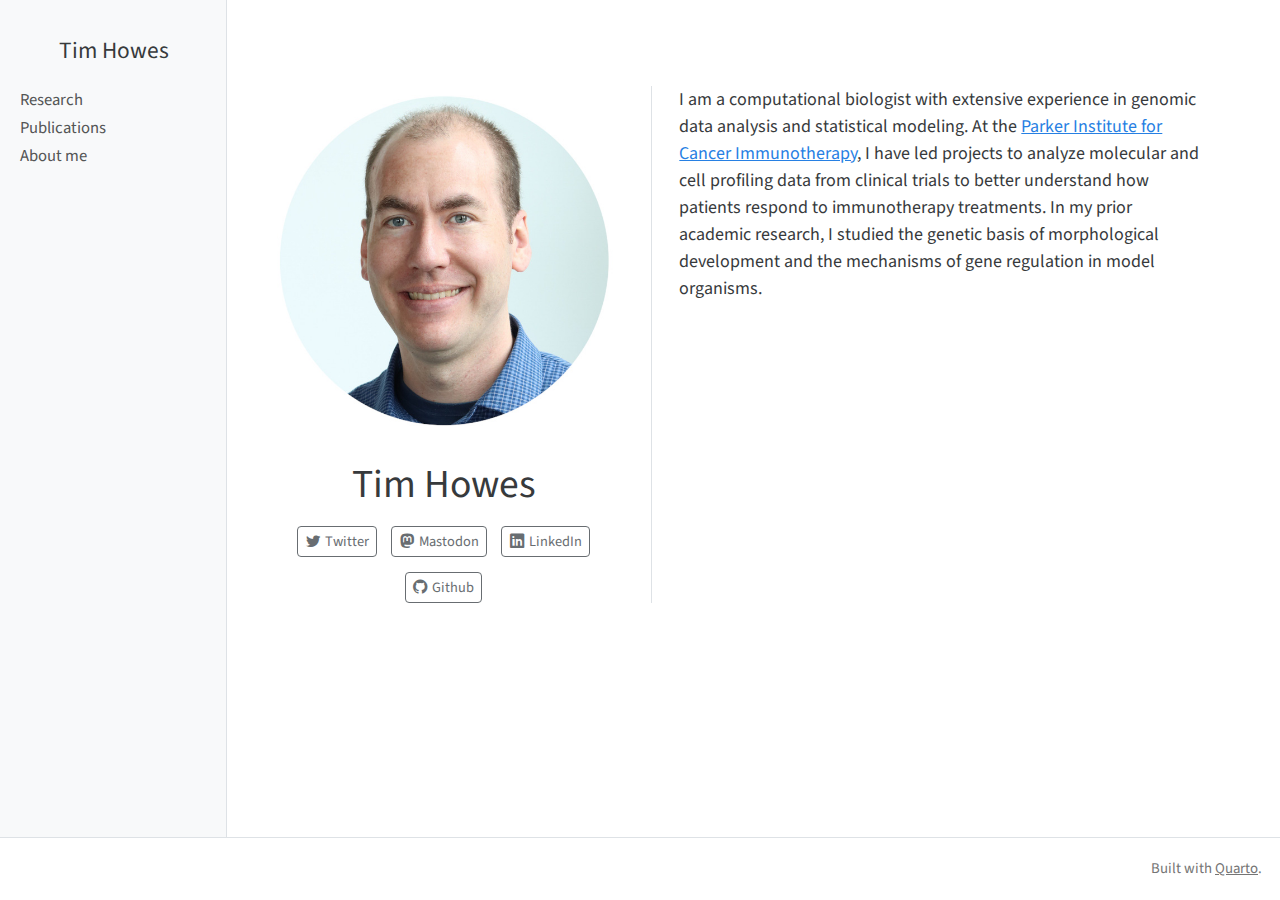
<file: index.html>
<!DOCTYPE html>
<html xmlns="http://www.w3.org/1999/xhtml" lang="en" xml:lang="en"><head>

<meta charset="utf-8">
<meta name="generator" content="quarto-1.3.231">

<meta name="viewport" content="width=device-width, initial-scale=1.0, user-scalable=yes">


<title>Tim Howes</title>
<style>
code{white-space: pre-wrap;}
span.smallcaps{font-variant: small-caps;}
div.columns{display: flex; gap: min(4vw, 1.5em);}
div.column{flex: auto; overflow-x: auto;}
div.hanging-indent{margin-left: 1.5em; text-indent: -1.5em;}
ul.task-list{list-style: none;}
ul.task-list li input[type="checkbox"] {
  width: 0.8em;
  margin: 0 0.8em 0.2em -1.6em;
  vertical-align: middle;
}
</style>


<script src="site_libs/quarto-nav/quarto-nav.js"></script>
<script src="site_libs/clipboard/clipboard.min.js"></script>
<script src="site_libs/quarto-html/quarto.js"></script>
<script src="site_libs/quarto-html/popper.min.js"></script>
<script src="site_libs/quarto-html/tippy.umd.min.js"></script>
<link href="site_libs/quarto-html/tippy.css" rel="stylesheet">
<link href="site_libs/quarto-html/quarto-syntax-highlighting.css" rel="stylesheet" id="quarto-text-highlighting-styles">
<script src="site_libs/bootstrap/bootstrap.min.js"></script>
<link href="site_libs/bootstrap/bootstrap-icons.css" rel="stylesheet">
<link href="site_libs/bootstrap/bootstrap.min.css" rel="stylesheet" id="quarto-bootstrap" data-mode="light">
<script id="quarto-search-options" type="application/json">{
  "language": {
    "search-no-results-text": "No results",
    "search-matching-documents-text": "matching documents",
    "search-copy-link-title": "Copy link to search",
    "search-hide-matches-text": "Hide additional matches",
    "search-more-match-text": "more match in this document",
    "search-more-matches-text": "more matches in this document",
    "search-clear-button-title": "Clear",
    "search-detached-cancel-button-title": "Cancel",
    "search-submit-button-title": "Submit"
  }
}</script>


<link rel="stylesheet" href="styles.css">
</head>

<body class="nav-sidebar docked fullcontent">

<div id="quarto-search-results"></div>
  <header id="quarto-header" class="headroom fixed-top">
  <nav class="quarto-secondary-nav">
    <div class="container-fluid d-flex">
      <button type="button" class="quarto-btn-toggle btn" data-bs-toggle="collapse" data-bs-target="#quarto-sidebar,#quarto-sidebar-glass" aria-controls="quarto-sidebar" aria-expanded="false" aria-label="Toggle sidebar navigation" onclick="if (window.quartoToggleHeadroom) { window.quartoToggleHeadroom(); }">
        <i class="bi bi-layout-text-sidebar-reverse"></i>
      </button>
      <nav class="quarto-page-breadcrumbs" aria-label="breadcrumb"><ol class="breadcrumb"><li class="breadcrumb-item">Tim Howes</li></ol></nav>
      <a class="flex-grow-1" data-bs-toggle="collapse" data-bs-target="#quarto-sidebar,#quarto-sidebar-glass" aria-controls="quarto-sidebar" aria-expanded="false" aria-label="Toggle sidebar navigation" onclick="if (window.quartoToggleHeadroom) { window.quartoToggleHeadroom(); }">      
      </a>
    </div>
  </nav>
</header>
<!-- content -->
<div id="quarto-content" class="quarto-container page-columns page-rows-contents page-layout-article">
<!-- sidebar -->
  <nav id="quarto-sidebar" class="sidebar collapse collapse-horizontal sidebar-navigation docked overflow-auto">
    <div class="pt-lg-2 mt-2 text-center sidebar-header">
    <div class="sidebar-title mb-0 py-0">
      <a href="./">Tim Howes</a> 
    </div>
      </div>
    <div class="sidebar-menu-container"> 
    <ul class="list-unstyled mt-1">
        <li class="sidebar-item">
  <div class="sidebar-item-container"> 
  <a href="./research.html" class="sidebar-item-text sidebar-link">Research</a>
  </div>
</li>
        <li class="sidebar-item">
  <div class="sidebar-item-container"> 
  <a href="./publications.html" class="sidebar-item-text sidebar-link">Publications</a>
  </div>
</li>
        <li class="sidebar-item">
  <div class="sidebar-item-container"> 
  <a href="./about.html" class="sidebar-item-text sidebar-link">About me</a>
  </div>
</li>
    </ul>
    </div>
</nav>
<div id="quarto-sidebar-glass" data-bs-toggle="collapse" data-bs-target="#quarto-sidebar,#quarto-sidebar-glass"></div>
<!-- margin-sidebar -->
    
<!-- main -->
<main class="content" id="quarto-document-content">



<div class="quarto-about-trestles">
  <div class="about-entity">
    <img src="me-circle-white.jpg" class="about-image
  rectangle " style="width: 20em;">
<header id="title-block-header" class="quarto-title-block default">
<div class="quarto-title">
<h1 class="title">Tim Howes</h1>
</div>
<div class="quarto-title-meta">
  </div>
</header>
    <div class="about-links">
  <a href="https://twitter.com/biotim" class="about-link" rel="" target="">
    <i class="bi bi-twitter"></i>
     <span class="about-link-text">Twitter</span>
  </a>
  <a href="https://mastodon.social/@timhowes" class="about-link" rel="" target="">
    <i class="bi bi-mastodon"></i>
     <span class="about-link-text">Mastodon</span>
  </a>
  <a href="https://linkedin.com/in/tim-howes" class="about-link" rel="" target="">
    <i class="bi bi-linkedin"></i>
     <span class="about-link-text">LinkedIn</span>
  </a>
  <a href="https://github.com/timhowes" class="about-link" rel="" target="">
    <i class="bi bi-github"></i>
     <span class="about-link-text">Github</span>
  </a>
</div>
  </div>
  <div class="about-contents"><div id="hero-heading">
<p>I am a computational biologist with extensive experience in genomic data analysis and statistical modeling. At the <a href="https://parkerici.org">Parker Institute for Cancer Immunotherapy</a>, I have led projects to analyze molecular and cell profiling data from clinical trials to better understand how patients respond to immunotherapy treatments. In my prior academic research, I studied the genetic basis of morphological development and the mechanisms of gene regulation in model organisms.</p>
</div></div>
</div>





</main> <!-- /main -->
<script id="quarto-html-after-body" type="application/javascript">
window.document.addEventListener("DOMContentLoaded", function (event) {
  const toggleBodyColorMode = (bsSheetEl) => {
    const mode = bsSheetEl.getAttribute("data-mode");
    const bodyEl = window.document.querySelector("body");
    if (mode === "dark") {
      bodyEl.classList.add("quarto-dark");
      bodyEl.classList.remove("quarto-light");
    } else {
      bodyEl.classList.add("quarto-light");
      bodyEl.classList.remove("quarto-dark");
    }
  }
  const toggleBodyColorPrimary = () => {
    const bsSheetEl = window.document.querySelector("link#quarto-bootstrap");
    if (bsSheetEl) {
      toggleBodyColorMode(bsSheetEl);
    }
  }
  toggleBodyColorPrimary();  
  const clipboard = new window.ClipboardJS('.code-copy-button', {
    target: function(trigger) {
      return trigger.previousElementSibling;
    }
  });
  clipboard.on('success', function(e) {
    // button target
    const button = e.trigger;
    // don't keep focus
    button.blur();
    // flash "checked"
    button.classList.add('code-copy-button-checked');
    var currentTitle = button.getAttribute("title");
    button.setAttribute("title", "Copied!");
    let tooltip;
    if (window.bootstrap) {
      button.setAttribute("data-bs-toggle", "tooltip");
      button.setAttribute("data-bs-placement", "left");
      button.setAttribute("data-bs-title", "Copied!");
      tooltip = new bootstrap.Tooltip(button, 
        { trigger: "manual", 
          customClass: "code-copy-button-tooltip",
          offset: [0, -8]});
      tooltip.show();    
    }
    setTimeout(function() {
      if (tooltip) {
        tooltip.hide();
        button.removeAttribute("data-bs-title");
        button.removeAttribute("data-bs-toggle");
        button.removeAttribute("data-bs-placement");
      }
      button.setAttribute("title", currentTitle);
      button.classList.remove('code-copy-button-checked');
    }, 1000);
    // clear code selection
    e.clearSelection();
  });
  function tippyHover(el, contentFn) {
    const config = {
      allowHTML: true,
      content: contentFn,
      maxWidth: 500,
      delay: 100,
      arrow: false,
      appendTo: function(el) {
          return el.parentElement;
      },
      interactive: true,
      interactiveBorder: 10,
      theme: 'quarto',
      placement: 'bottom-start'
    };
    window.tippy(el, config); 
  }
  const noterefs = window.document.querySelectorAll('a[role="doc-noteref"]');
  for (var i=0; i<noterefs.length; i++) {
    const ref = noterefs[i];
    tippyHover(ref, function() {
      // use id or data attribute instead here
      let href = ref.getAttribute('data-footnote-href') || ref.getAttribute('href');
      try { href = new URL(href).hash; } catch {}
      const id = href.replace(/^#\/?/, "");
      const note = window.document.getElementById(id);
      return note.innerHTML;
    });
  }
      let selectedAnnoteEl;
      const selectorForAnnotation = ( cell, annotation) => {
        let cellAttr = 'data-code-cell="' + cell + '"';
        let lineAttr = 'data-code-annotation="' +  annotation + '"';
        const selector = 'span[' + cellAttr + '][' + lineAttr + ']';
        return selector;
      }
      const selectCodeLines = (annoteEl) => {
        const doc = window.document;
        const targetCell = annoteEl.getAttribute("data-target-cell");
        const targetAnnotation = annoteEl.getAttribute("data-target-annotation");
        const annoteSpan = window.document.querySelector(selectorForAnnotation(targetCell, targetAnnotation));
        const lines = annoteSpan.getAttribute("data-code-lines").split(",");
        const lineIds = lines.map((line) => {
          return targetCell + "-" + line;
        })
        let top = null;
        let height = null;
        let parent = null;
        if (lineIds.length > 0) {
            //compute the position of the single el (top and bottom and make a div)
            const el = window.document.getElementById(lineIds[0]);
            top = el.offsetTop;
            height = el.offsetHeight;
            parent = el.parentElement.parentElement;
          if (lineIds.length > 1) {
            const lastEl = window.document.getElementById(lineIds[lineIds.length - 1]);
            const bottom = lastEl.offsetTop + lastEl.offsetHeight;
            height = bottom - top;
          }
          if (top !== null && height !== null && parent !== null) {
            // cook up a div (if necessary) and position it 
            let div = window.document.getElementById("code-annotation-line-highlight");
            if (div === null) {
              div = window.document.createElement("div");
              div.setAttribute("id", "code-annotation-line-highlight");
              div.style.position = 'absolute';
              parent.appendChild(div);
            }
            div.style.top = top - 2 + "px";
            div.style.height = height + 4 + "px";
            let gutterDiv = window.document.getElementById("code-annotation-line-highlight-gutter");
            if (gutterDiv === null) {
              gutterDiv = window.document.createElement("div");
              gutterDiv.setAttribute("id", "code-annotation-line-highlight-gutter");
              gutterDiv.style.position = 'absolute';
              const codeCell = window.document.getElementById(targetCell);
              const gutter = codeCell.querySelector('.code-annotation-gutter');
              gutter.appendChild(gutterDiv);
            }
            gutterDiv.style.top = top - 2 + "px";
            gutterDiv.style.height = height + 4 + "px";
          }
          selectedAnnoteEl = annoteEl;
        }
      };
      const unselectCodeLines = () => {
        const elementsIds = ["code-annotation-line-highlight", "code-annotation-line-highlight-gutter"];
        elementsIds.forEach((elId) => {
          const div = window.document.getElementById(elId);
          if (div) {
            div.remove();
          }
        });
        selectedAnnoteEl = undefined;
      };
      // Attach click handler to the DT
      const annoteDls = window.document.querySelectorAll('dt[data-target-cell]');
      for (const annoteDlNode of annoteDls) {
        annoteDlNode.addEventListener('click', (event) => {
          const clickedEl = event.target;
          if (clickedEl !== selectedAnnoteEl) {
            unselectCodeLines();
            const activeEl = window.document.querySelector('dt[data-target-cell].code-annotation-active');
            if (activeEl) {
              activeEl.classList.remove('code-annotation-active');
            }
            selectCodeLines(clickedEl);
            clickedEl.classList.add('code-annotation-active');
          } else {
            // Unselect the line
            unselectCodeLines();
            clickedEl.classList.remove('code-annotation-active');
          }
        });
      }
  const findCites = (el) => {
    const parentEl = el.parentElement;
    if (parentEl) {
      const cites = parentEl.dataset.cites;
      if (cites) {
        return {
          el,
          cites: cites.split(' ')
        };
      } else {
        return findCites(el.parentElement)
      }
    } else {
      return undefined;
    }
  };
  var bibliorefs = window.document.querySelectorAll('a[role="doc-biblioref"]');
  for (var i=0; i<bibliorefs.length; i++) {
    const ref = bibliorefs[i];
    const citeInfo = findCites(ref);
    if (citeInfo) {
      tippyHover(citeInfo.el, function() {
        var popup = window.document.createElement('div');
        citeInfo.cites.forEach(function(cite) {
          var citeDiv = window.document.createElement('div');
          citeDiv.classList.add('hanging-indent');
          citeDiv.classList.add('csl-entry');
          var biblioDiv = window.document.getElementById('ref-' + cite);
          if (biblioDiv) {
            citeDiv.innerHTML = biblioDiv.innerHTML;
          }
          popup.appendChild(citeDiv);
        });
        return popup.innerHTML;
      });
    }
  }
});
</script>
</div> <!-- /content -->
<footer class="footer">
  <div class="nav-footer">
    <div class="nav-footer-right">Built with <a href="https://quarto.org/">Quarto</a>.</div>
  </div>
</footer>



</body></html>
</file>
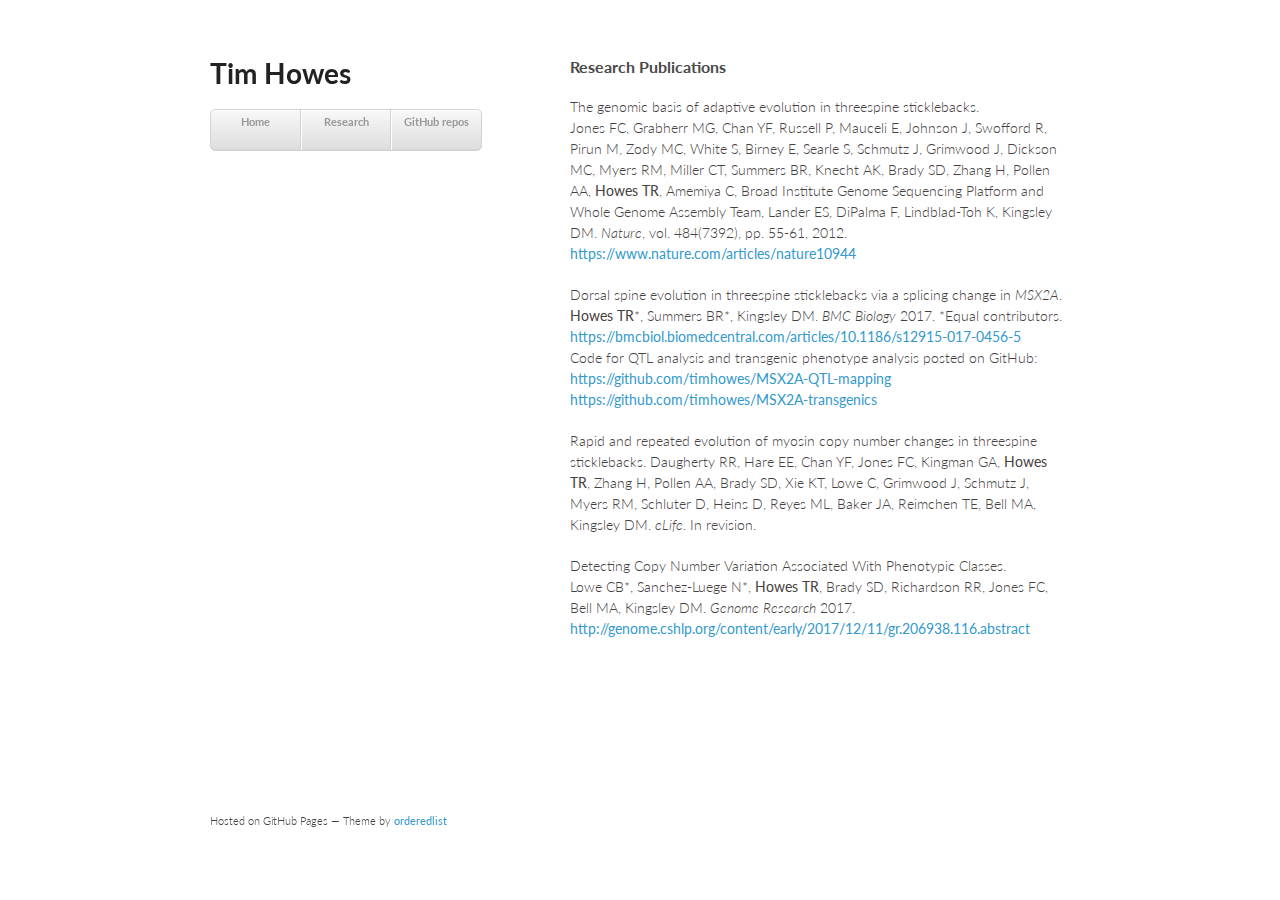
<file: research/index.html>
<!doctype html>
<html>
  <head>
    <meta charset="utf-8">
    <meta http-equiv="X-UA-Compatible" content="chrome=1">
    <title>Tim Howes by timhowes</title>

    <link rel="stylesheet" href="../stylesheets/styles.css">
    <link rel="stylesheet" href="../stylesheets/pygment_trac.css">
    <meta name="viewport" content="width=device-width, initial-scale=1, user-scalable=no">
    <!--[if lt IE 9]>
    <script src="//html5shiv.googlecode.com/svn/trunk/html5.js"></script>
    <![endif]-->
  </head>
  <body>
    <div class="wrapper">
      <header>
        <h1>Tim Howes</h1>
        <nav>
     		<ul>
          <li><a href="/"><b>Home</b></a></li>
          <li><a href="/research"><b>Research</b></a></li>
          <li><a href="https://github.com/timhowes"><b>GitHub repos</b></a></li>
    		</ul>
    		</nav>

      </header>
      <section>
        <h3>
<a name="welcome-to-github-pages" class="anchor" href="#welcome-to-github-pages"><span class="octicon octicon-link"></span></a>Research Publications</h3>


          <div>
            <p>The genomic basis of adaptive evolution in threespine sticklebacks. <br>
             Jones FC, Grabherr MG, Chan YF, Russell P, Mauceli E, Johnson J, Swofford R, Pirun M, Zody MC,
             White S, Birney E, Searle S, Schmutz J, Grimwood J, Dickson MC, Myers RM, Miller CT, Summers BR,
             Knecht AK, Brady SD, Zhang H, Pollen AA, <b>Howes TR</b>, Amemiya C, Broad Institute Genome Sequencing
             Platform and Whole Genome Assembly Team, Lander ES, DiPalma F, Lindblad-Toh K, Kingsley DM.
             <i>Nature</i>, vol. 484(7392), pp. 55-61, 2012.
             <a href="https://www.nature.com/articles/nature10944">https://www.nature.com/articles/nature10944</a>
            </p>
          </div>
          <div>
            <p>Dorsal spine evolution in threespine sticklebacks via a splicing change in <i>MSX2A</i>. <br>
              <b>Howes TR</b>*, Summers BR*, Kingsley DM. <i>BMC Biology</i> 2017. *Equal contributors. <br>
                <a href="https://bmcbiol.biomedcentral.com/articles/10.1186/s12915-017-0456-5">https://bmcbiol.biomedcentral.com/articles/10.1186/s12915-017-0456-5</a> <br>
                Code for QTL analysis and transgenic phenotype analysis posted on GitHub: <br>
              <a href="https://github.com/timhowes/MSX2A-QTL-mapping">https://github.com/timhowes/MSX2A-QTL-mapping</a> <br>
              <a href="https://github.com/timhowes/MSX2A-transgenics">https://github.com/timhowes/MSX2A-transgenics</a></p>
          </div>
          <div>
            <p>Rapid and repeated evolution of myosin copy number changes in threespine sticklebacks.
              Daugherty RR, Hare EE, Chan YF, Jones FC, Kingman GA, <b>Howes TR</b>, Zhang H, Pollen AA,
              Brady SD, Xie KT, Lowe C, Grimwood J, Schmutz J, Myers RM, Schluter D, Heins D, Reyes ML,
              Baker JA, Reimchen TE, Bell MA, Kingsley DM.
              <i>eLife</i>. In revision.</p>
          </div>
          <div>
            <p>Detecting Copy Number Variation Associated With Phenotypic Classes.<br>
              Lowe CB*, Sanchez-Luege N*, <b>Howes TR</b>, Brady SD, Richardson RR, Jones FC, Bell MA, Kingsley DM.
              <i>Genome Research</i> 2017.<br>
              <a href="http://genome.cshlp.org/content/early/2017/12/11/gr.206938.116.abstract">http://genome.cshlp.org/content/early/2017/12/11/gr.206938.116.abstract</a></p>
          </div>


      </section>
      <footer>
        <p><small>Hosted on GitHub Pages &mdash; Theme by <a href="https://github.com/orderedlist">orderedlist</a></small></p>
      </footer>
    </div>
    <script src="../javascripts/scale.fix.js"></script>
    
  </body>
</html>
</file>
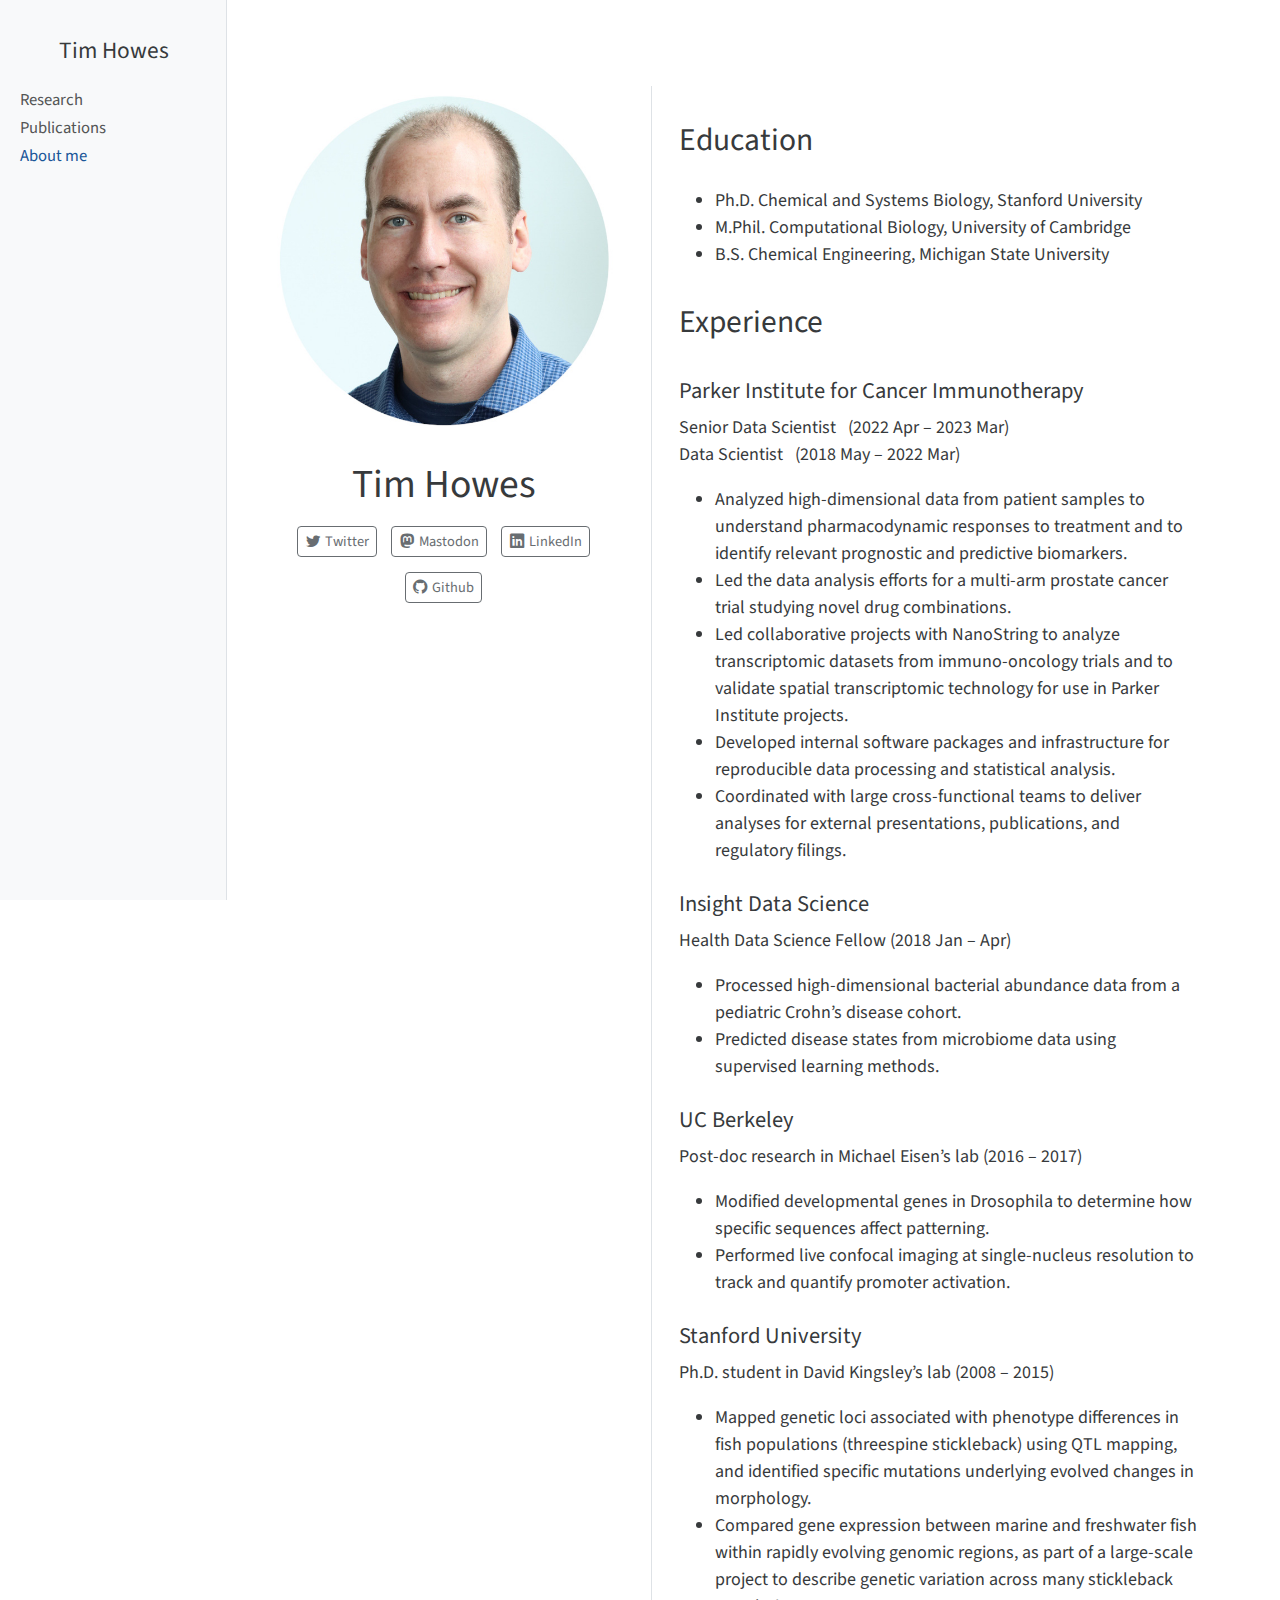
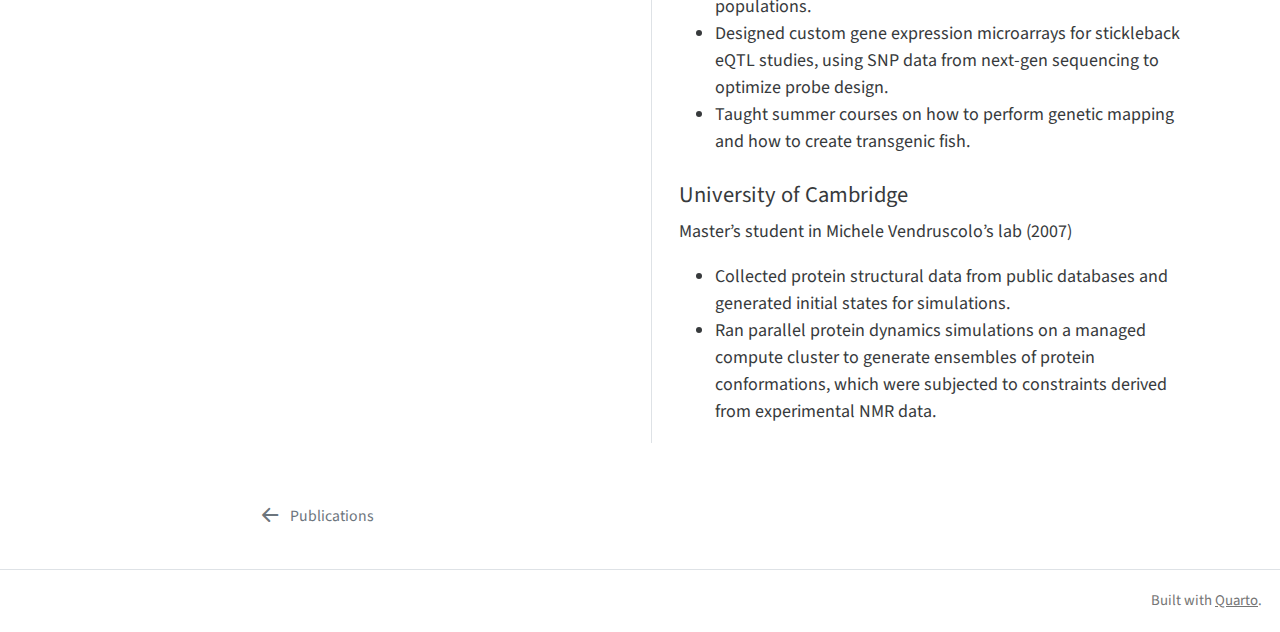
<file: about.html>
<!DOCTYPE html>
<html xmlns="http://www.w3.org/1999/xhtml" lang="en" xml:lang="en"><head>

<meta charset="utf-8">
<meta name="generator" content="quarto-1.3.231">

<meta name="viewport" content="width=device-width, initial-scale=1.0, user-scalable=yes">


<title>Tim Howes</title>
<style>
code{white-space: pre-wrap;}
span.smallcaps{font-variant: small-caps;}
div.columns{display: flex; gap: min(4vw, 1.5em);}
div.column{flex: auto; overflow-x: auto;}
div.hanging-indent{margin-left: 1.5em; text-indent: -1.5em;}
ul.task-list{list-style: none;}
ul.task-list li input[type="checkbox"] {
  width: 0.8em;
  margin: 0 0.8em 0.2em -1.6em;
  vertical-align: middle;
}
</style>


<script src="site_libs/quarto-nav/quarto-nav.js"></script>
<link href="./publications.html" rel="prev">
<script src="site_libs/clipboard/clipboard.min.js"></script>
<script src="site_libs/quarto-html/quarto.js"></script>
<script src="site_libs/quarto-html/popper.min.js"></script>
<script src="site_libs/quarto-html/tippy.umd.min.js"></script>
<link href="site_libs/quarto-html/tippy.css" rel="stylesheet">
<link href="site_libs/quarto-html/quarto-syntax-highlighting.css" rel="stylesheet" id="quarto-text-highlighting-styles">
<script src="site_libs/bootstrap/bootstrap.min.js"></script>
<link href="site_libs/bootstrap/bootstrap-icons.css" rel="stylesheet">
<link href="site_libs/bootstrap/bootstrap.min.css" rel="stylesheet" id="quarto-bootstrap" data-mode="light">
<script id="quarto-search-options" type="application/json">{
  "language": {
    "search-no-results-text": "No results",
    "search-matching-documents-text": "matching documents",
    "search-copy-link-title": "Copy link to search",
    "search-hide-matches-text": "Hide additional matches",
    "search-more-match-text": "more match in this document",
    "search-more-matches-text": "more matches in this document",
    "search-clear-button-title": "Clear",
    "search-detached-cancel-button-title": "Cancel",
    "search-submit-button-title": "Submit"
  }
}</script>


<link rel="stylesheet" href="styles.css">
</head>

<body class="nav-sidebar docked fullcontent">

<div id="quarto-search-results"></div>
  <header id="quarto-header" class="headroom fixed-top">
  <nav class="quarto-secondary-nav">
    <div class="container-fluid d-flex">
      <button type="button" class="quarto-btn-toggle btn" data-bs-toggle="collapse" data-bs-target="#quarto-sidebar,#quarto-sidebar-glass" aria-controls="quarto-sidebar" aria-expanded="false" aria-label="Toggle sidebar navigation" onclick="if (window.quartoToggleHeadroom) { window.quartoToggleHeadroom(); }">
        <i class="bi bi-layout-text-sidebar-reverse"></i>
      </button>
      <nav class="quarto-page-breadcrumbs" aria-label="breadcrumb"><ol class="breadcrumb"><li class="breadcrumb-item"><a href="./about.html">About me</a></li></ol></nav>
      <a class="flex-grow-1" data-bs-toggle="collapse" data-bs-target="#quarto-sidebar,#quarto-sidebar-glass" aria-controls="quarto-sidebar" aria-expanded="false" aria-label="Toggle sidebar navigation" onclick="if (window.quartoToggleHeadroom) { window.quartoToggleHeadroom(); }">      
      </a>
    </div>
  </nav>
</header>
<!-- content -->
<div id="quarto-content" class="quarto-container page-columns page-rows-contents page-layout-article">
<!-- sidebar -->
  <nav id="quarto-sidebar" class="sidebar collapse collapse-horizontal sidebar-navigation docked overflow-auto">
    <div class="pt-lg-2 mt-2 text-center sidebar-header">
    <div class="sidebar-title mb-0 py-0">
      <a href="./">Tim Howes</a> 
    </div>
      </div>
    <div class="sidebar-menu-container"> 
    <ul class="list-unstyled mt-1">
        <li class="sidebar-item">
  <div class="sidebar-item-container"> 
  <a href="./research.html" class="sidebar-item-text sidebar-link">Research</a>
  </div>
</li>
        <li class="sidebar-item">
  <div class="sidebar-item-container"> 
  <a href="./publications.html" class="sidebar-item-text sidebar-link">Publications</a>
  </div>
</li>
        <li class="sidebar-item">
  <div class="sidebar-item-container"> 
  <a href="./about.html" class="sidebar-item-text sidebar-link active">About me</a>
  </div>
</li>
    </ul>
    </div>
</nav>
<div id="quarto-sidebar-glass" data-bs-toggle="collapse" data-bs-target="#quarto-sidebar,#quarto-sidebar-glass"></div>
<!-- margin-sidebar -->
    
<!-- main -->
<main class="content" id="quarto-document-content">



<div class="quarto-about-trestles">
  <div class="about-entity">
    <img src="me-circle-white.jpg" class="about-image
  rectangle " style="width: 20em;">
<header id="title-block-header" class="quarto-title-block default">
<div class="quarto-title">
<h1 class="title">Tim Howes</h1>
</div>
<div class="quarto-title-meta">
  </div>
</header>
    <div class="about-links">
  <a href="https://twitter.com/biotim" class="about-link" rel="" target="">
    <i class="bi bi-twitter"></i>
     <span class="about-link-text">Twitter</span>
  </a>
  <a href="https://mastodon.social/@timhowes" class="about-link" rel="" target="">
    <i class="bi bi-mastodon"></i>
     <span class="about-link-text">Mastodon</span>
  </a>
  <a href="https://linkedin.com/in/tim-howes" class="about-link" rel="" target="">
    <i class="bi bi-linkedin"></i>
     <span class="about-link-text">LinkedIn</span>
  </a>
  <a href="https://github.com/timhowes" class="about-link" rel="" target="">
    <i class="bi bi-github"></i>
     <span class="about-link-text">Github</span>
  </a>
</div>
  </div>
  <div class="about-contents"><div id="hero-heading">
<section id="education" class="level2">
<h2 data-anchor-id="education">Education</h2>
<ul>
<li>Ph.D.&nbsp;Chemical and Systems Biology, Stanford University</li>
<li>M.Phil. Computational Biology, University of Cambridge</li>
<li>B.S. Chemical Engineering, Michigan State University</li>
</ul>
</section>
<section id="experience" class="level2">
<h2 data-anchor-id="experience">Experience</h2>
<section id="parker-institute-for-cancer-immunotherapy" class="level4">
<h4 data-anchor-id="parker-institute-for-cancer-immunotherapy">Parker Institute for Cancer Immunotherapy</h4>
<p>Senior Data Scientist &nbsp; (2022 Apr – 2023 Mar)<br>
Data Scientist &nbsp; (2018 May – 2022 Mar)</p>
<ul>
<li>Analyzed high-dimensional data from patient samples to understand pharmacodynamic responses to treatment and to identify relevant prognostic and predictive biomarkers.</li>
<li>Led the data analysis efforts for a multi-arm prostate cancer trial studying novel drug combinations.</li>
<li>Led collaborative projects with NanoString to analyze transcriptomic datasets from immuno-oncology trials and to validate spatial transcriptomic technology for use in Parker Institute projects.</li>
<li>Developed internal software packages and infrastructure for reproducible data processing and statistical analysis.</li>
<li>Coordinated with large cross-functional teams to deliver analyses for external presentations, publications, and regulatory filings.</li>
</ul>
</section>
<section id="insight-data-science" class="level4">
<h4 data-anchor-id="insight-data-science">Insight Data Science</h4>
<p>Health Data Science Fellow (2018 Jan – Apr)</p>
<ul>
<li>Processed high-dimensional bacterial abundance data from a pediatric Crohn’s disease cohort.</li>
<li>Predicted disease states from microbiome data using supervised learning methods.</li>
</ul>
</section>
<section id="uc-berkeley" class="level4">
<h4 data-anchor-id="uc-berkeley">UC Berkeley</h4>
<p>Post-doc research in Michael Eisen’s lab (2016 – 2017)</p>
<ul>
<li>Modified developmental genes in Drosophila to determine how specific sequences affect patterning.</li>
<li>Performed live confocal imaging at single-nucleus resolution to track and quantify promoter activation.</li>
</ul>
</section>
<section id="stanford-university" class="level4">
<h4 data-anchor-id="stanford-university">Stanford University</h4>
<p>Ph.D.&nbsp;student in David Kingsley’s lab (2008 – 2015)</p>
<ul>
<li>Mapped genetic loci associated with phenotype differences in fish populations (threespine stickleback) using QTL mapping, and identified specific mutations underlying evolved changes in morphology.</li>
<li>Compared gene expression between marine and freshwater fish within rapidly evolving genomic regions, as part of a large-scale project to describe genetic variation across many stickleback populations.</li>
<li>Designed custom gene expression microarrays for stickleback eQTL studies, using SNP data from next-gen sequencing to optimize probe design.</li>
<li>Taught summer courses on how to perform genetic mapping and how to create transgenic fish.</li>
</ul>
</section>
<section id="university-of-cambridge" class="level4">
<h4 data-anchor-id="university-of-cambridge">University of Cambridge</h4>
<p>Master’s student in Michele Vendruscolo’s lab (2007)</p>
<ul>
<li>Collected protein structural data from public databases and generated initial states for simulations.</li>
<li>Ran parallel protein dynamics simulations on a managed compute cluster to generate ensembles of protein conformations, which were subjected to constraints derived from experimental NMR data.</li>
</ul>
</section>
</section>
</div></div>
</div>





</main> <!-- /main -->
<script id="quarto-html-after-body" type="application/javascript">
window.document.addEventListener("DOMContentLoaded", function (event) {
  const toggleBodyColorMode = (bsSheetEl) => {
    const mode = bsSheetEl.getAttribute("data-mode");
    const bodyEl = window.document.querySelector("body");
    if (mode === "dark") {
      bodyEl.classList.add("quarto-dark");
      bodyEl.classList.remove("quarto-light");
    } else {
      bodyEl.classList.add("quarto-light");
      bodyEl.classList.remove("quarto-dark");
    }
  }
  const toggleBodyColorPrimary = () => {
    const bsSheetEl = window.document.querySelector("link#quarto-bootstrap");
    if (bsSheetEl) {
      toggleBodyColorMode(bsSheetEl);
    }
  }
  toggleBodyColorPrimary();  
  const clipboard = new window.ClipboardJS('.code-copy-button', {
    target: function(trigger) {
      return trigger.previousElementSibling;
    }
  });
  clipboard.on('success', function(e) {
    // button target
    const button = e.trigger;
    // don't keep focus
    button.blur();
    // flash "checked"
    button.classList.add('code-copy-button-checked');
    var currentTitle = button.getAttribute("title");
    button.setAttribute("title", "Copied!");
    let tooltip;
    if (window.bootstrap) {
      button.setAttribute("data-bs-toggle", "tooltip");
      button.setAttribute("data-bs-placement", "left");
      button.setAttribute("data-bs-title", "Copied!");
      tooltip = new bootstrap.Tooltip(button, 
        { trigger: "manual", 
          customClass: "code-copy-button-tooltip",
          offset: [0, -8]});
      tooltip.show();    
    }
    setTimeout(function() {
      if (tooltip) {
        tooltip.hide();
        button.removeAttribute("data-bs-title");
        button.removeAttribute("data-bs-toggle");
        button.removeAttribute("data-bs-placement");
      }
      button.setAttribute("title", currentTitle);
      button.classList.remove('code-copy-button-checked');
    }, 1000);
    // clear code selection
    e.clearSelection();
  });
  function tippyHover(el, contentFn) {
    const config = {
      allowHTML: true,
      content: contentFn,
      maxWidth: 500,
      delay: 100,
      arrow: false,
      appendTo: function(el) {
          return el.parentElement;
      },
      interactive: true,
      interactiveBorder: 10,
      theme: 'quarto',
      placement: 'bottom-start'
    };
    window.tippy(el, config); 
  }
  const noterefs = window.document.querySelectorAll('a[role="doc-noteref"]');
  for (var i=0; i<noterefs.length; i++) {
    const ref = noterefs[i];
    tippyHover(ref, function() {
      // use id or data attribute instead here
      let href = ref.getAttribute('data-footnote-href') || ref.getAttribute('href');
      try { href = new URL(href).hash; } catch {}
      const id = href.replace(/^#\/?/, "");
      const note = window.document.getElementById(id);
      return note.innerHTML;
    });
  }
      let selectedAnnoteEl;
      const selectorForAnnotation = ( cell, annotation) => {
        let cellAttr = 'data-code-cell="' + cell + '"';
        let lineAttr = 'data-code-annotation="' +  annotation + '"';
        const selector = 'span[' + cellAttr + '][' + lineAttr + ']';
        return selector;
      }
      const selectCodeLines = (annoteEl) => {
        const doc = window.document;
        const targetCell = annoteEl.getAttribute("data-target-cell");
        const targetAnnotation = annoteEl.getAttribute("data-target-annotation");
        const annoteSpan = window.document.querySelector(selectorForAnnotation(targetCell, targetAnnotation));
        const lines = annoteSpan.getAttribute("data-code-lines").split(",");
        const lineIds = lines.map((line) => {
          return targetCell + "-" + line;
        })
        let top = null;
        let height = null;
        let parent = null;
        if (lineIds.length > 0) {
            //compute the position of the single el (top and bottom and make a div)
            const el = window.document.getElementById(lineIds[0]);
            top = el.offsetTop;
            height = el.offsetHeight;
            parent = el.parentElement.parentElement;
          if (lineIds.length > 1) {
            const lastEl = window.document.getElementById(lineIds[lineIds.length - 1]);
            const bottom = lastEl.offsetTop + lastEl.offsetHeight;
            height = bottom - top;
          }
          if (top !== null && height !== null && parent !== null) {
            // cook up a div (if necessary) and position it 
            let div = window.document.getElementById("code-annotation-line-highlight");
            if (div === null) {
              div = window.document.createElement("div");
              div.setAttribute("id", "code-annotation-line-highlight");
              div.style.position = 'absolute';
              parent.appendChild(div);
            }
            div.style.top = top - 2 + "px";
            div.style.height = height + 4 + "px";
            let gutterDiv = window.document.getElementById("code-annotation-line-highlight-gutter");
            if (gutterDiv === null) {
              gutterDiv = window.document.createElement("div");
              gutterDiv.setAttribute("id", "code-annotation-line-highlight-gutter");
              gutterDiv.style.position = 'absolute';
              const codeCell = window.document.getElementById(targetCell);
              const gutter = codeCell.querySelector('.code-annotation-gutter');
              gutter.appendChild(gutterDiv);
            }
            gutterDiv.style.top = top - 2 + "px";
            gutterDiv.style.height = height + 4 + "px";
          }
          selectedAnnoteEl = annoteEl;
        }
      };
      const unselectCodeLines = () => {
        const elementsIds = ["code-annotation-line-highlight", "code-annotation-line-highlight-gutter"];
        elementsIds.forEach((elId) => {
          const div = window.document.getElementById(elId);
          if (div) {
            div.remove();
          }
        });
        selectedAnnoteEl = undefined;
      };
      // Attach click handler to the DT
      const annoteDls = window.document.querySelectorAll('dt[data-target-cell]');
      for (const annoteDlNode of annoteDls) {
        annoteDlNode.addEventListener('click', (event) => {
          const clickedEl = event.target;
          if (clickedEl !== selectedAnnoteEl) {
            unselectCodeLines();
            const activeEl = window.document.querySelector('dt[data-target-cell].code-annotation-active');
            if (activeEl) {
              activeEl.classList.remove('code-annotation-active');
            }
            selectCodeLines(clickedEl);
            clickedEl.classList.add('code-annotation-active');
          } else {
            // Unselect the line
            unselectCodeLines();
            clickedEl.classList.remove('code-annotation-active');
          }
        });
      }
  const findCites = (el) => {
    const parentEl = el.parentElement;
    if (parentEl) {
      const cites = parentEl.dataset.cites;
      if (cites) {
        return {
          el,
          cites: cites.split(' ')
        };
      } else {
        return findCites(el.parentElement)
      }
    } else {
      return undefined;
    }
  };
  var bibliorefs = window.document.querySelectorAll('a[role="doc-biblioref"]');
  for (var i=0; i<bibliorefs.length; i++) {
    const ref = bibliorefs[i];
    const citeInfo = findCites(ref);
    if (citeInfo) {
      tippyHover(citeInfo.el, function() {
        var popup = window.document.createElement('div');
        citeInfo.cites.forEach(function(cite) {
          var citeDiv = window.document.createElement('div');
          citeDiv.classList.add('hanging-indent');
          citeDiv.classList.add('csl-entry');
          var biblioDiv = window.document.getElementById('ref-' + cite);
          if (biblioDiv) {
            citeDiv.innerHTML = biblioDiv.innerHTML;
          }
          popup.appendChild(citeDiv);
        });
        return popup.innerHTML;
      });
    }
  }
});
</script>
<nav class="page-navigation">
  <div class="nav-page nav-page-previous">
      <a href="./publications.html" class="pagination-link">
        <i class="bi bi-arrow-left-short"></i> <span class="nav-page-text">Publications</span>
      </a>          
  </div>
  <div class="nav-page nav-page-next">
  </div>
</nav>
</div> <!-- /content -->
<footer class="footer">
  <div class="nav-footer">
    <div class="nav-footer-right">Built with <a href="https://quarto.org/">Quarto</a>.</div>
  </div>
</footer>



</body></html>
</file>
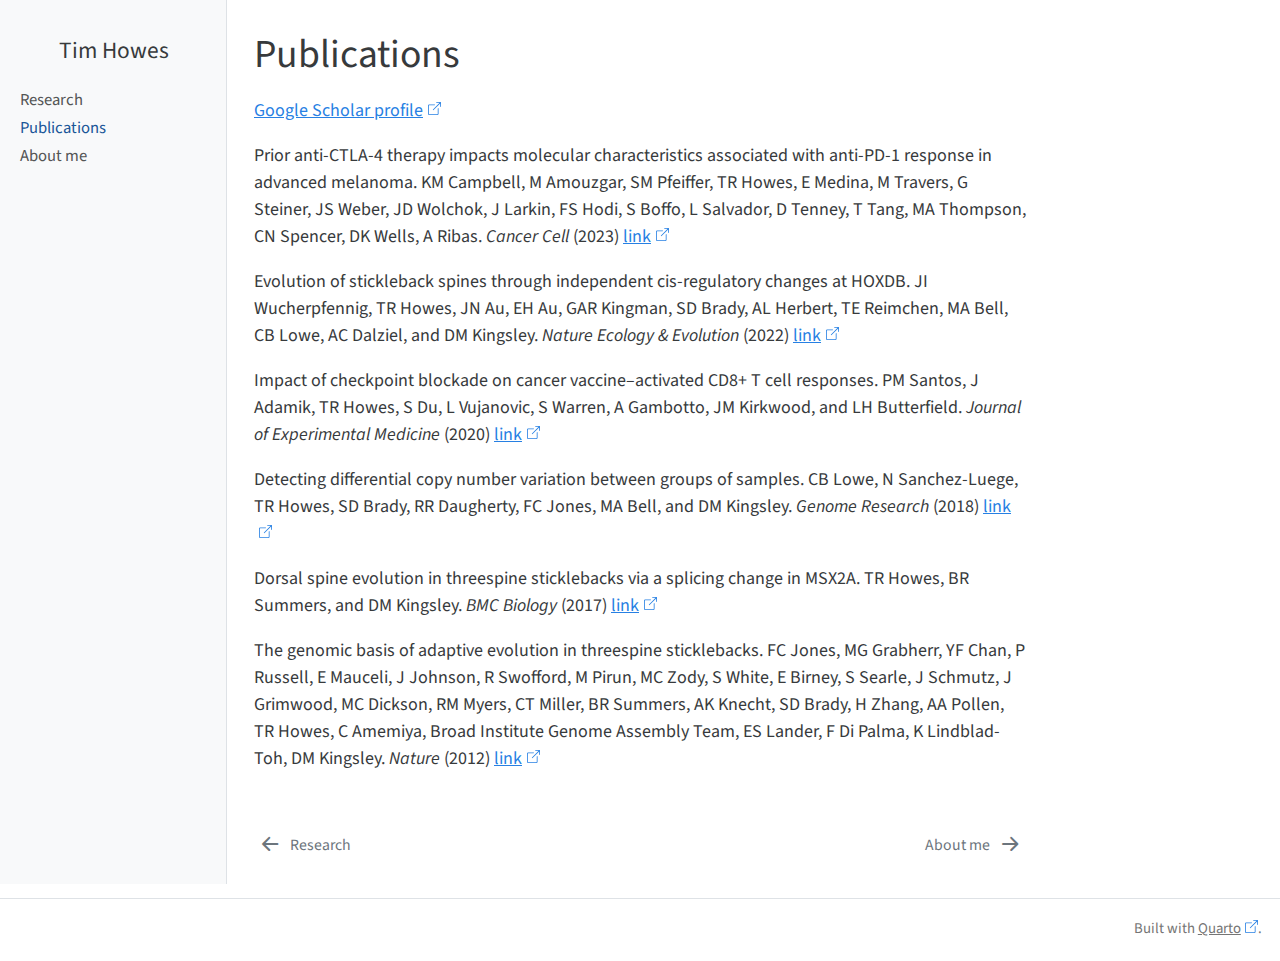
<file: publications.html>
<!DOCTYPE html>
<html xmlns="http://www.w3.org/1999/xhtml" lang="en" xml:lang="en"><head>

<meta charset="utf-8">
<meta name="generator" content="quarto-1.3.231">

<meta name="viewport" content="width=device-width, initial-scale=1.0, user-scalable=yes">


<title>Tim Howes - Publications</title>
<style>
code{white-space: pre-wrap;}
span.smallcaps{font-variant: small-caps;}
div.columns{display: flex; gap: min(4vw, 1.5em);}
div.column{flex: auto; overflow-x: auto;}
div.hanging-indent{margin-left: 1.5em; text-indent: -1.5em;}
ul.task-list{list-style: none;}
ul.task-list li input[type="checkbox"] {
  width: 0.8em;
  margin: 0 0.8em 0.2em -1.6em;
  vertical-align: middle;
}
</style>


<script src="site_libs/quarto-nav/quarto-nav.js"></script>
<link href="./about.html" rel="next">
<link href="./research.html" rel="prev">
<script src="site_libs/clipboard/clipboard.min.js"></script>
<script src="site_libs/quarto-html/quarto.js"></script>
<script src="site_libs/quarto-html/popper.min.js"></script>
<script src="site_libs/quarto-html/tippy.umd.min.js"></script>
<script src="site_libs/quarto-html/anchor.min.js"></script>
<link href="site_libs/quarto-html/tippy.css" rel="stylesheet">
<link href="site_libs/quarto-html/quarto-syntax-highlighting.css" rel="stylesheet" id="quarto-text-highlighting-styles">
<script src="site_libs/bootstrap/bootstrap.min.js"></script>
<link href="site_libs/bootstrap/bootstrap-icons.css" rel="stylesheet">
<link href="site_libs/bootstrap/bootstrap.min.css" rel="stylesheet" id="quarto-bootstrap" data-mode="light">
<script id="quarto-search-options" type="application/json">{
  "language": {
    "search-no-results-text": "No results",
    "search-matching-documents-text": "matching documents",
    "search-copy-link-title": "Copy link to search",
    "search-hide-matches-text": "Hide additional matches",
    "search-more-match-text": "more match in this document",
    "search-more-matches-text": "more matches in this document",
    "search-clear-button-title": "Clear",
    "search-detached-cancel-button-title": "Cancel",
    "search-submit-button-title": "Submit"
  }
}</script>


<link rel="stylesheet" href="styles.css">
</head>

<body class="nav-sidebar docked">

<div id="quarto-search-results"></div>
  <header id="quarto-header" class="headroom fixed-top">
  <nav class="quarto-secondary-nav">
    <div class="container-fluid d-flex">
      <button type="button" class="quarto-btn-toggle btn" data-bs-toggle="collapse" data-bs-target="#quarto-sidebar,#quarto-sidebar-glass" aria-controls="quarto-sidebar" aria-expanded="false" aria-label="Toggle sidebar navigation" onclick="if (window.quartoToggleHeadroom) { window.quartoToggleHeadroom(); }">
        <i class="bi bi-layout-text-sidebar-reverse"></i>
      </button>
      <nav class="quarto-page-breadcrumbs" aria-label="breadcrumb"><ol class="breadcrumb"><li class="breadcrumb-item"><a href="./publications.html">Publications</a></li></ol></nav>
      <a class="flex-grow-1" data-bs-toggle="collapse" data-bs-target="#quarto-sidebar,#quarto-sidebar-glass" aria-controls="quarto-sidebar" aria-expanded="false" aria-label="Toggle sidebar navigation" onclick="if (window.quartoToggleHeadroom) { window.quartoToggleHeadroom(); }">      
      </a>
    </div>
  </nav>
</header>
<!-- content -->
<div id="quarto-content" class="quarto-container page-columns page-rows-contents page-layout-article">
<!-- sidebar -->
  <nav id="quarto-sidebar" class="sidebar collapse collapse-horizontal sidebar-navigation docked overflow-auto">
    <div class="pt-lg-2 mt-2 text-center sidebar-header">
    <div class="sidebar-title mb-0 py-0">
      <a href="./">Tim Howes</a> 
    </div>
      </div>
    <div class="sidebar-menu-container"> 
    <ul class="list-unstyled mt-1">
        <li class="sidebar-item">
  <div class="sidebar-item-container"> 
  <a href="./research.html" class="sidebar-item-text sidebar-link">Research</a>
  </div>
</li>
        <li class="sidebar-item">
  <div class="sidebar-item-container"> 
  <a href="./publications.html" class="sidebar-item-text sidebar-link active">Publications</a>
  </div>
</li>
        <li class="sidebar-item">
  <div class="sidebar-item-container"> 
  <a href="./about.html" class="sidebar-item-text sidebar-link">About me</a>
  </div>
</li>
    </ul>
    </div>
</nav>
<div id="quarto-sidebar-glass" data-bs-toggle="collapse" data-bs-target="#quarto-sidebar,#quarto-sidebar-glass"></div>
<!-- margin-sidebar -->
    <div id="quarto-margin-sidebar" class="sidebar margin-sidebar">
        
    </div>
<!-- main -->
<main class="content" id="quarto-document-content">

<header id="title-block-header" class="quarto-title-block default">
<div class="quarto-title">
<h1 class="title">Publications</h1>
</div>



<div class="quarto-title-meta">

    
  
    
  </div>
  

</header>

<p><a href="https://scholar.google.com/citations?user=_03Ntd8AAAAJ">Google Scholar profile</a></p>
<p>Prior anti-CTLA-4 therapy impacts molecular characteristics associated with anti-PD-1 response in advanced melanoma. KM&nbsp;Campbell, M Amouzgar, SM Pfeiffer, TR Howes, E Medina, M Travers, G Steiner, JS Weber, JD Wolchok, J Larkin, FS Hodi, S&nbsp;Boffo, L Salvador, D Tenney, T Tang, MA Thompson, CN Spencer, DK Wells, A Ribas. <em>Cancer Cell</em> (2023) <a href="https://doi.org/10.1016/j.ccell.2023.03.010">link</a></p>
<p>Evolution of stickleback spines through independent cis-regulatory changes at HOXDB. JI Wucherpfennig, TR Howes, JN Au, EH Au, GAR Kingman, SD Brady, AL Herbert, TE Reimchen, MA Bell, CB Lowe, AC Dalziel, and DM Kingsley. <em>Nature Ecology &amp; Evolution</em> (2022) <a href="https://doi.org/10.1038/s41559-022-01855-3">link</a></p>
<p>Impact of checkpoint blockade on cancer vaccine–activated CD8+ T cell responses. PM Santos, J Adamik, TR Howes, S Du, L&nbsp;Vujanovic, S Warren, A Gambotto, JM Kirkwood, and LH Butterfield. <em>Journal of Experimental Medicine</em> (2020) <a href="https://doi.org/10.1084/jem.20191369">link</a></p>
<p>Detecting differential copy number variation between groups of samples. CB Lowe, N Sanchez-Luege, TR Howes, SD Brady, RR&nbsp;Daugherty, FC Jones, MA Bell, and DM Kingsley. <em>Genome Research</em> (2018) <a href="https://doi.org/10.1101/gr.206938.116">link</a></p>
<p>Dorsal spine evolution in threespine sticklebacks via a splicing change in MSX2A. TR Howes, BR Summers, and DM Kingsley. <em>BMC Biology</em> (2017) <a href="https://doi.org/10.1186/s12915-017-0456-5">link</a></p>
<p>The genomic basis of adaptive evolution in threespine sticklebacks. FC Jones, MG Grabherr, YF Chan, P Russell, E Mauceli, J&nbsp;Johnson, R Swofford, M Pirun, MC Zody, S White, E Birney, S Searle, J Schmutz, J Grimwood, MC Dickson, RM Myers, CT Miller, BR Summers, AK Knecht, SD Brady, H Zhang, AA Pollen, TR Howes, C Amemiya, Broad Institute Genome Assembly Team, ES&nbsp;Lander, F Di Palma, K Lindblad-Toh, DM Kingsley. <em>Nature</em> (2012) <a href="https://doi.org/10.1038/nature10944">link</a></p>



</main> <!-- /main -->
<script id="quarto-html-after-body" type="application/javascript">
window.document.addEventListener("DOMContentLoaded", function (event) {
  const toggleBodyColorMode = (bsSheetEl) => {
    const mode = bsSheetEl.getAttribute("data-mode");
    const bodyEl = window.document.querySelector("body");
    if (mode === "dark") {
      bodyEl.classList.add("quarto-dark");
      bodyEl.classList.remove("quarto-light");
    } else {
      bodyEl.classList.add("quarto-light");
      bodyEl.classList.remove("quarto-dark");
    }
  }
  const toggleBodyColorPrimary = () => {
    const bsSheetEl = window.document.querySelector("link#quarto-bootstrap");
    if (bsSheetEl) {
      toggleBodyColorMode(bsSheetEl);
    }
  }
  toggleBodyColorPrimary();  
  const icon = "";
  const anchorJS = new window.AnchorJS();
  anchorJS.options = {
    placement: 'right',
    icon: icon
  };
  anchorJS.add('.anchored');
  const clipboard = new window.ClipboardJS('.code-copy-button', {
    target: function(trigger) {
      return trigger.previousElementSibling;
    }
  });
  clipboard.on('success', function(e) {
    // button target
    const button = e.trigger;
    // don't keep focus
    button.blur();
    // flash "checked"
    button.classList.add('code-copy-button-checked');
    var currentTitle = button.getAttribute("title");
    button.setAttribute("title", "Copied!");
    let tooltip;
    if (window.bootstrap) {
      button.setAttribute("data-bs-toggle", "tooltip");
      button.setAttribute("data-bs-placement", "left");
      button.setAttribute("data-bs-title", "Copied!");
      tooltip = new bootstrap.Tooltip(button, 
        { trigger: "manual", 
          customClass: "code-copy-button-tooltip",
          offset: [0, -8]});
      tooltip.show();    
    }
    setTimeout(function() {
      if (tooltip) {
        tooltip.hide();
        button.removeAttribute("data-bs-title");
        button.removeAttribute("data-bs-toggle");
        button.removeAttribute("data-bs-placement");
      }
      button.setAttribute("title", currentTitle);
      button.classList.remove('code-copy-button-checked');
    }, 1000);
    // clear code selection
    e.clearSelection();
  });
  function tippyHover(el, contentFn) {
    const config = {
      allowHTML: true,
      content: contentFn,
      maxWidth: 500,
      delay: 100,
      arrow: false,
      appendTo: function(el) {
          return el.parentElement;
      },
      interactive: true,
      interactiveBorder: 10,
      theme: 'quarto',
      placement: 'bottom-start'
    };
    window.tippy(el, config); 
  }
  const noterefs = window.document.querySelectorAll('a[role="doc-noteref"]');
  for (var i=0; i<noterefs.length; i++) {
    const ref = noterefs[i];
    tippyHover(ref, function() {
      // use id or data attribute instead here
      let href = ref.getAttribute('data-footnote-href') || ref.getAttribute('href');
      try { href = new URL(href).hash; } catch {}
      const id = href.replace(/^#\/?/, "");
      const note = window.document.getElementById(id);
      return note.innerHTML;
    });
  }
      let selectedAnnoteEl;
      const selectorForAnnotation = ( cell, annotation) => {
        let cellAttr = 'data-code-cell="' + cell + '"';
        let lineAttr = 'data-code-annotation="' +  annotation + '"';
        const selector = 'span[' + cellAttr + '][' + lineAttr + ']';
        return selector;
      }
      const selectCodeLines = (annoteEl) => {
        const doc = window.document;
        const targetCell = annoteEl.getAttribute("data-target-cell");
        const targetAnnotation = annoteEl.getAttribute("data-target-annotation");
        const annoteSpan = window.document.querySelector(selectorForAnnotation(targetCell, targetAnnotation));
        const lines = annoteSpan.getAttribute("data-code-lines").split(",");
        const lineIds = lines.map((line) => {
          return targetCell + "-" + line;
        })
        let top = null;
        let height = null;
        let parent = null;
        if (lineIds.length > 0) {
            //compute the position of the single el (top and bottom and make a div)
            const el = window.document.getElementById(lineIds[0]);
            top = el.offsetTop;
            height = el.offsetHeight;
            parent = el.parentElement.parentElement;
          if (lineIds.length > 1) {
            const lastEl = window.document.getElementById(lineIds[lineIds.length - 1]);
            const bottom = lastEl.offsetTop + lastEl.offsetHeight;
            height = bottom - top;
          }
          if (top !== null && height !== null && parent !== null) {
            // cook up a div (if necessary) and position it 
            let div = window.document.getElementById("code-annotation-line-highlight");
            if (div === null) {
              div = window.document.createElement("div");
              div.setAttribute("id", "code-annotation-line-highlight");
              div.style.position = 'absolute';
              parent.appendChild(div);
            }
            div.style.top = top - 2 + "px";
            div.style.height = height + 4 + "px";
            let gutterDiv = window.document.getElementById("code-annotation-line-highlight-gutter");
            if (gutterDiv === null) {
              gutterDiv = window.document.createElement("div");
              gutterDiv.setAttribute("id", "code-annotation-line-highlight-gutter");
              gutterDiv.style.position = 'absolute';
              const codeCell = window.document.getElementById(targetCell);
              const gutter = codeCell.querySelector('.code-annotation-gutter');
              gutter.appendChild(gutterDiv);
            }
            gutterDiv.style.top = top - 2 + "px";
            gutterDiv.style.height = height + 4 + "px";
          }
          selectedAnnoteEl = annoteEl;
        }
      };
      const unselectCodeLines = () => {
        const elementsIds = ["code-annotation-line-highlight", "code-annotation-line-highlight-gutter"];
        elementsIds.forEach((elId) => {
          const div = window.document.getElementById(elId);
          if (div) {
            div.remove();
          }
        });
        selectedAnnoteEl = undefined;
      };
      // Attach click handler to the DT
      const annoteDls = window.document.querySelectorAll('dt[data-target-cell]');
      for (const annoteDlNode of annoteDls) {
        annoteDlNode.addEventListener('click', (event) => {
          const clickedEl = event.target;
          if (clickedEl !== selectedAnnoteEl) {
            unselectCodeLines();
            const activeEl = window.document.querySelector('dt[data-target-cell].code-annotation-active');
            if (activeEl) {
              activeEl.classList.remove('code-annotation-active');
            }
            selectCodeLines(clickedEl);
            clickedEl.classList.add('code-annotation-active');
          } else {
            // Unselect the line
            unselectCodeLines();
            clickedEl.classList.remove('code-annotation-active');
          }
        });
      }
  const findCites = (el) => {
    const parentEl = el.parentElement;
    if (parentEl) {
      const cites = parentEl.dataset.cites;
      if (cites) {
        return {
          el,
          cites: cites.split(' ')
        };
      } else {
        return findCites(el.parentElement)
      }
    } else {
      return undefined;
    }
  };
  var bibliorefs = window.document.querySelectorAll('a[role="doc-biblioref"]');
  for (var i=0; i<bibliorefs.length; i++) {
    const ref = bibliorefs[i];
    const citeInfo = findCites(ref);
    if (citeInfo) {
      tippyHover(citeInfo.el, function() {
        var popup = window.document.createElement('div');
        citeInfo.cites.forEach(function(cite) {
          var citeDiv = window.document.createElement('div');
          citeDiv.classList.add('hanging-indent');
          citeDiv.classList.add('csl-entry');
          var biblioDiv = window.document.getElementById('ref-' + cite);
          if (biblioDiv) {
            citeDiv.innerHTML = biblioDiv.innerHTML;
          }
          popup.appendChild(citeDiv);
        });
        return popup.innerHTML;
      });
    }
  }
    var localhostRegex = new RegExp(/^(?:http|https):\/\/localhost\:?[0-9]*\//);
      var filterRegex = new RegExp('/' + window.location.host + '/');
    var isInternal = (href) => {
        return filterRegex.test(href) || localhostRegex.test(href);
    }
    // Inspect non-navigation links and adorn them if external
 	var links = window.document.querySelectorAll('a[href]:not(.nav-link):not(.navbar-brand):not(.toc-action):not(.sidebar-link):not(.sidebar-item-toggle):not(.pagination-link):not(.no-external):not([aria-hidden]):not(.dropdown-item)');
    for (var i=0; i<links.length; i++) {
      const link = links[i];
      if (!isInternal(link.href)) {
          // target, if specified
          link.setAttribute("target", "_blank");
          // default icon
          link.classList.add("external");
      }
    }
});
</script>
<nav class="page-navigation">
  <div class="nav-page nav-page-previous">
      <a href="./research.html" class="pagination-link">
        <i class="bi bi-arrow-left-short"></i> <span class="nav-page-text">Research</span>
      </a>          
  </div>
  <div class="nav-page nav-page-next">
      <a href="./about.html" class="pagination-link">
        <span class="nav-page-text">About me</span> <i class="bi bi-arrow-right-short"></i>
      </a>
  </div>
</nav>
</div> <!-- /content -->
<footer class="footer">
  <div class="nav-footer">
    <div class="nav-footer-right">Built with <a href="https://quarto.org/">Quarto</a>.</div>
  </div>
</footer>



</body></html>
</file>
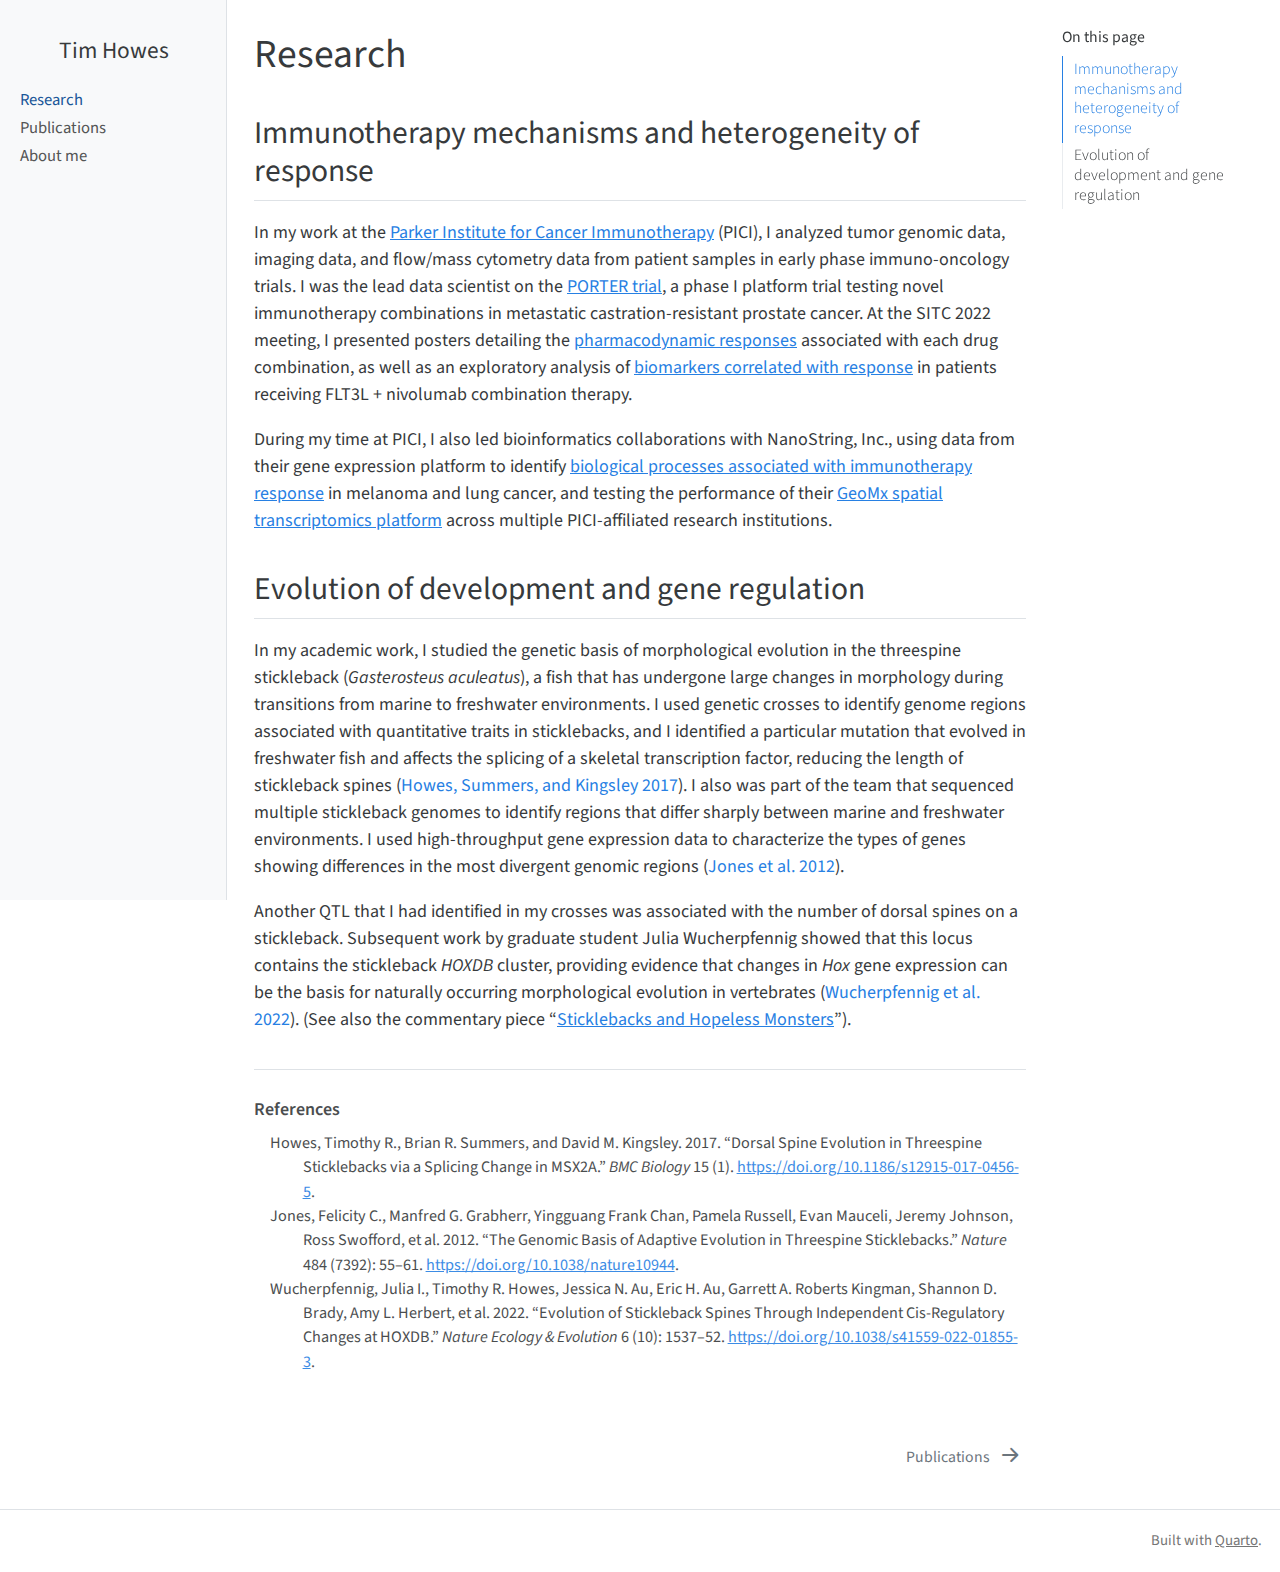
<file: research.html>
<!DOCTYPE html>
<html xmlns="http://www.w3.org/1999/xhtml" lang="en" xml:lang="en"><head>

<meta charset="utf-8">
<meta name="generator" content="quarto-1.3.231">

<meta name="viewport" content="width=device-width, initial-scale=1.0, user-scalable=yes">


<title>Tim Howes - Research</title>
<style>
code{white-space: pre-wrap;}
span.smallcaps{font-variant: small-caps;}
div.columns{display: flex; gap: min(4vw, 1.5em);}
div.column{flex: auto; overflow-x: auto;}
div.hanging-indent{margin-left: 1.5em; text-indent: -1.5em;}
ul.task-list{list-style: none;}
ul.task-list li input[type="checkbox"] {
  width: 0.8em;
  margin: 0 0.8em 0.2em -1.6em;
  vertical-align: middle;
}
/* CSS for citations */
div.csl-bib-body { }
div.csl-entry {
  clear: both;
}
.hanging-indent div.csl-entry {
  margin-left:2em;
  text-indent:-2em;
}
div.csl-left-margin {
  min-width:2em;
  float:left;
}
div.csl-right-inline {
  margin-left:2em;
  padding-left:1em;
}
div.csl-indent {
  margin-left: 2em;
}</style>


<script src="site_libs/quarto-nav/quarto-nav.js"></script>
<link href="./publications.html" rel="next">
<script src="site_libs/clipboard/clipboard.min.js"></script>
<script src="site_libs/quarto-html/quarto.js"></script>
<script src="site_libs/quarto-html/popper.min.js"></script>
<script src="site_libs/quarto-html/tippy.umd.min.js"></script>
<script src="site_libs/quarto-html/anchor.min.js"></script>
<link href="site_libs/quarto-html/tippy.css" rel="stylesheet">
<link href="site_libs/quarto-html/quarto-syntax-highlighting.css" rel="stylesheet" id="quarto-text-highlighting-styles">
<script src="site_libs/bootstrap/bootstrap.min.js"></script>
<link href="site_libs/bootstrap/bootstrap-icons.css" rel="stylesheet">
<link href="site_libs/bootstrap/bootstrap.min.css" rel="stylesheet" id="quarto-bootstrap" data-mode="light">
<script id="quarto-search-options" type="application/json">{
  "language": {
    "search-no-results-text": "No results",
    "search-matching-documents-text": "matching documents",
    "search-copy-link-title": "Copy link to search",
    "search-hide-matches-text": "Hide additional matches",
    "search-more-match-text": "more match in this document",
    "search-more-matches-text": "more matches in this document",
    "search-clear-button-title": "Clear",
    "search-detached-cancel-button-title": "Cancel",
    "search-submit-button-title": "Submit"
  }
}</script>


<link rel="stylesheet" href="styles.css">
</head>

<body class="nav-sidebar docked">

<div id="quarto-search-results"></div>
  <header id="quarto-header" class="headroom fixed-top">
  <nav class="quarto-secondary-nav">
    <div class="container-fluid d-flex">
      <button type="button" class="quarto-btn-toggle btn" data-bs-toggle="collapse" data-bs-target="#quarto-sidebar,#quarto-sidebar-glass" aria-controls="quarto-sidebar" aria-expanded="false" aria-label="Toggle sidebar navigation" onclick="if (window.quartoToggleHeadroom) { window.quartoToggleHeadroom(); }">
        <i class="bi bi-layout-text-sidebar-reverse"></i>
      </button>
      <nav class="quarto-page-breadcrumbs" aria-label="breadcrumb"><ol class="breadcrumb"><li class="breadcrumb-item"><a href="./research.html">Research</a></li></ol></nav>
      <a class="flex-grow-1" data-bs-toggle="collapse" data-bs-target="#quarto-sidebar,#quarto-sidebar-glass" aria-controls="quarto-sidebar" aria-expanded="false" aria-label="Toggle sidebar navigation" onclick="if (window.quartoToggleHeadroom) { window.quartoToggleHeadroom(); }">      
      </a>
    </div>
  </nav>
</header>
<!-- content -->
<div id="quarto-content" class="quarto-container page-columns page-rows-contents page-layout-article">
<!-- sidebar -->
  <nav id="quarto-sidebar" class="sidebar collapse collapse-horizontal sidebar-navigation docked overflow-auto">
    <div class="pt-lg-2 mt-2 text-center sidebar-header">
    <div class="sidebar-title mb-0 py-0">
      <a href="./">Tim Howes</a> 
    </div>
      </div>
    <div class="sidebar-menu-container"> 
    <ul class="list-unstyled mt-1">
        <li class="sidebar-item">
  <div class="sidebar-item-container"> 
  <a href="./research.html" class="sidebar-item-text sidebar-link active">Research</a>
  </div>
</li>
        <li class="sidebar-item">
  <div class="sidebar-item-container"> 
  <a href="./publications.html" class="sidebar-item-text sidebar-link">Publications</a>
  </div>
</li>
        <li class="sidebar-item">
  <div class="sidebar-item-container"> 
  <a href="./about.html" class="sidebar-item-text sidebar-link">About me</a>
  </div>
</li>
    </ul>
    </div>
</nav>
<div id="quarto-sidebar-glass" data-bs-toggle="collapse" data-bs-target="#quarto-sidebar,#quarto-sidebar-glass"></div>
<!-- margin-sidebar -->
    <div id="quarto-margin-sidebar" class="sidebar margin-sidebar">
        <nav id="TOC" role="doc-toc" class="toc-active">
    <h2 id="toc-title">On this page</h2>
   
  <ul>
  <li><a href="#immunotherapy-mechanisms-and-heterogeneity-of-response" id="toc-immunotherapy-mechanisms-and-heterogeneity-of-response" class="nav-link active" data-scroll-target="#immunotherapy-mechanisms-and-heterogeneity-of-response">Immunotherapy mechanisms and heterogeneity of response</a></li>
  <li><a href="#evolution-of-development-and-gene-regulation" id="toc-evolution-of-development-and-gene-regulation" class="nav-link" data-scroll-target="#evolution-of-development-and-gene-regulation">Evolution of development and gene regulation</a></li>
  </ul>
</nav>
    </div>
<!-- main -->
<main class="content" id="quarto-document-content">

<header id="title-block-header" class="quarto-title-block default">
<div class="quarto-title">
<h1 class="title">Research</h1>
</div>



<div class="quarto-title-meta">

    
  
    
  </div>
  

</header>

<section id="immunotherapy-mechanisms-and-heterogeneity-of-response" class="level2">
<h2 class="anchored" data-anchor-id="immunotherapy-mechanisms-and-heterogeneity-of-response">Immunotherapy mechanisms and heterogeneity of response</h2>
<p>In my work at the <a href="https://www.parkerici.org/" title="PICI website">Parker Institute for Cancer Immunotherapy</a> (PICI), I analyzed tumor genomic data, imaging data, and flow/mass cytometry data from patient samples in early phase immuno-oncology trials. I was the lead data scientist on the <a href="https://www.parkerici.org/clinical-trial/the-porter-trial/" title="PORTER trial description">PORTER trial</a>, a phase I platform trial testing novel immunotherapy combinations in metastatic castration-resistant prostate cancer. At the SITC 2022 meeting, I presented posters detailing the <a href="https://pici.app.box.com/s/p43bmvtzorxh3odbg9uu1ugh7x0scdcy" title="PORTER clinical and pharmacodynamic poster">pharmacodynamic responses</a> associated with each drug combination, as well as an exploratory analysis of <a href="https://pici.app.box.com/s/cuygrzrbqazvbva2d9mwti0ud0cfwjgh" title="PORTER biomarker associations poster">biomarkers correlated with response</a> in patients receiving FLT3L + nivolumab combination therapy.</p>
<p>During my time at PICI, I also led bioinformatics collaborations with NanoString, Inc., using data from their gene expression platform to identify <a href="https://nanostring.app.box.com/s/t89c9uemz4qidi1u9ccbu1brsq6d98ko" title="NanoString poster on nCounter gene expression">biological processes associated with immunotherapy response</a> in melanoma and lung cancer, and testing the performance of their <a href="https://nanostring.com/wp-content/uploads/AACR_2512.pdf" title="NanoString poster on GeoMx concordance study">GeoMx spatial transcriptomics platform</a> across multiple PICI-affiliated research institutions.</p>
</section>
<section id="evolution-of-development-and-gene-regulation" class="level2">
<h2 class="anchored" data-anchor-id="evolution-of-development-and-gene-regulation">Evolution of development and gene regulation</h2>
<p>In my academic work, I studied the genetic basis of morphological evolution in the threespine stickleback (<em>Gasterosteus aculeatus</em>), a fish that has undergone large changes in morphology during transitions from marine to freshwater environments. I used genetic crosses to identify genome regions associated with quantitative traits in sticklebacks, and I identified a particular mutation that evolved in freshwater fish and affects the splicing of a skeletal transcription factor, reducing the length of stickleback spines <span class="citation" data-cites="howes2017">(<a href="#ref-howes2017" role="doc-biblioref">Howes, Summers, and Kingsley 2017</a>)</span>. I also was part of the team that sequenced multiple stickleback genomes to identify regions that differ sharply between marine and freshwater environments. I used high-throughput gene expression data to characterize the types of genes showing differences in the most divergent genomic regions <span class="citation" data-cites="jones2012">(<a href="#ref-jones2012" role="doc-biblioref">Jones et al. 2012</a>)</span>.</p>
<p>Another QTL that I had identified in my crosses was associated with the number of dorsal spines on a stickleback. Subsequent work by graduate student Julia Wucherpfennig showed that this locus contains the stickleback <em>HOXDB</em> cluster, providing evidence that changes in <em>Hox</em> gene expression can be the basis for naturally occurring morphological evolution in vertebrates <span class="citation" data-cites="wucherpfennig2022">(<a href="#ref-wucherpfennig2022" role="doc-biblioref">Wucherpfennig et al. 2022</a>)</span>. (See also the commentary piece “<a href="https://ecoevocommunity.nature.com/posts/sticklebacks-and-hopeless-monsters" title="Commentary piece by David Kingsley">Sticklebacks and Hopeless Monsters</a>”).</p>



</section>

<div id="quarto-appendix" class="default"><section class="quarto-appendix-contents" role="doc-bibliography"><h2 class="anchored quarto-appendix-heading">References</h2><div id="refs" class="references csl-bib-body hanging-indent" role="list">
<div id="ref-howes2017" class="csl-entry" role="listitem">
Howes, Timothy R., Brian R. Summers, and David M. Kingsley. 2017. <span>“Dorsal Spine Evolution in Threespine Sticklebacks via a Splicing Change in MSX2A.”</span> <em>BMC Biology</em> 15 (1). <a href="https://doi.org/10.1186/s12915-017-0456-5">https://doi.org/10.1186/s12915-017-0456-5</a>.
</div>
<div id="ref-jones2012" class="csl-entry" role="listitem">
Jones, Felicity C., Manfred G. Grabherr, Yingguang Frank Chan, Pamela Russell, Evan Mauceli, Jeremy Johnson, Ross Swofford, et al. 2012. <span>“The Genomic Basis of Adaptive Evolution in Threespine Sticklebacks.”</span> <em>Nature</em> 484 (7392): 55–61. <a href="https://doi.org/10.1038/nature10944">https://doi.org/10.1038/nature10944</a>.
</div>
<div id="ref-wucherpfennig2022" class="csl-entry" role="listitem">
Wucherpfennig, Julia I., Timothy R. Howes, Jessica N. Au, Eric H. Au, Garrett A. Roberts Kingman, Shannon D. Brady, Amy L. Herbert, et al. 2022. <span>“Evolution of Stickleback Spines Through Independent Cis-Regulatory Changes at HOXDB.”</span> <em>Nature Ecology &amp; Evolution</em> 6 (10): 1537–52. <a href="https://doi.org/10.1038/s41559-022-01855-3">https://doi.org/10.1038/s41559-022-01855-3</a>.
</div>
</div></section></div></main> <!-- /main -->
<script id="quarto-html-after-body" type="application/javascript">
window.document.addEventListener("DOMContentLoaded", function (event) {
  const toggleBodyColorMode = (bsSheetEl) => {
    const mode = bsSheetEl.getAttribute("data-mode");
    const bodyEl = window.document.querySelector("body");
    if (mode === "dark") {
      bodyEl.classList.add("quarto-dark");
      bodyEl.classList.remove("quarto-light");
    } else {
      bodyEl.classList.add("quarto-light");
      bodyEl.classList.remove("quarto-dark");
    }
  }
  const toggleBodyColorPrimary = () => {
    const bsSheetEl = window.document.querySelector("link#quarto-bootstrap");
    if (bsSheetEl) {
      toggleBodyColorMode(bsSheetEl);
    }
  }
  toggleBodyColorPrimary();  
  const icon = "";
  const anchorJS = new window.AnchorJS();
  anchorJS.options = {
    placement: 'right',
    icon: icon
  };
  anchorJS.add('.anchored');
  const clipboard = new window.ClipboardJS('.code-copy-button', {
    target: function(trigger) {
      return trigger.previousElementSibling;
    }
  });
  clipboard.on('success', function(e) {
    // button target
    const button = e.trigger;
    // don't keep focus
    button.blur();
    // flash "checked"
    button.classList.add('code-copy-button-checked');
    var currentTitle = button.getAttribute("title");
    button.setAttribute("title", "Copied!");
    let tooltip;
    if (window.bootstrap) {
      button.setAttribute("data-bs-toggle", "tooltip");
      button.setAttribute("data-bs-placement", "left");
      button.setAttribute("data-bs-title", "Copied!");
      tooltip = new bootstrap.Tooltip(button, 
        { trigger: "manual", 
          customClass: "code-copy-button-tooltip",
          offset: [0, -8]});
      tooltip.show();    
    }
    setTimeout(function() {
      if (tooltip) {
        tooltip.hide();
        button.removeAttribute("data-bs-title");
        button.removeAttribute("data-bs-toggle");
        button.removeAttribute("data-bs-placement");
      }
      button.setAttribute("title", currentTitle);
      button.classList.remove('code-copy-button-checked');
    }, 1000);
    // clear code selection
    e.clearSelection();
  });
  function tippyHover(el, contentFn) {
    const config = {
      allowHTML: true,
      content: contentFn,
      maxWidth: 500,
      delay: 100,
      arrow: false,
      appendTo: function(el) {
          return el.parentElement;
      },
      interactive: true,
      interactiveBorder: 10,
      theme: 'quarto',
      placement: 'bottom-start'
    };
    window.tippy(el, config); 
  }
  const noterefs = window.document.querySelectorAll('a[role="doc-noteref"]');
  for (var i=0; i<noterefs.length; i++) {
    const ref = noterefs[i];
    tippyHover(ref, function() {
      // use id or data attribute instead here
      let href = ref.getAttribute('data-footnote-href') || ref.getAttribute('href');
      try { href = new URL(href).hash; } catch {}
      const id = href.replace(/^#\/?/, "");
      const note = window.document.getElementById(id);
      return note.innerHTML;
    });
  }
      let selectedAnnoteEl;
      const selectorForAnnotation = ( cell, annotation) => {
        let cellAttr = 'data-code-cell="' + cell + '"';
        let lineAttr = 'data-code-annotation="' +  annotation + '"';
        const selector = 'span[' + cellAttr + '][' + lineAttr + ']';
        return selector;
      }
      const selectCodeLines = (annoteEl) => {
        const doc = window.document;
        const targetCell = annoteEl.getAttribute("data-target-cell");
        const targetAnnotation = annoteEl.getAttribute("data-target-annotation");
        const annoteSpan = window.document.querySelector(selectorForAnnotation(targetCell, targetAnnotation));
        const lines = annoteSpan.getAttribute("data-code-lines").split(",");
        const lineIds = lines.map((line) => {
          return targetCell + "-" + line;
        })
        let top = null;
        let height = null;
        let parent = null;
        if (lineIds.length > 0) {
            //compute the position of the single el (top and bottom and make a div)
            const el = window.document.getElementById(lineIds[0]);
            top = el.offsetTop;
            height = el.offsetHeight;
            parent = el.parentElement.parentElement;
          if (lineIds.length > 1) {
            const lastEl = window.document.getElementById(lineIds[lineIds.length - 1]);
            const bottom = lastEl.offsetTop + lastEl.offsetHeight;
            height = bottom - top;
          }
          if (top !== null && height !== null && parent !== null) {
            // cook up a div (if necessary) and position it 
            let div = window.document.getElementById("code-annotation-line-highlight");
            if (div === null) {
              div = window.document.createElement("div");
              div.setAttribute("id", "code-annotation-line-highlight");
              div.style.position = 'absolute';
              parent.appendChild(div);
            }
            div.style.top = top - 2 + "px";
            div.style.height = height + 4 + "px";
            let gutterDiv = window.document.getElementById("code-annotation-line-highlight-gutter");
            if (gutterDiv === null) {
              gutterDiv = window.document.createElement("div");
              gutterDiv.setAttribute("id", "code-annotation-line-highlight-gutter");
              gutterDiv.style.position = 'absolute';
              const codeCell = window.document.getElementById(targetCell);
              const gutter = codeCell.querySelector('.code-annotation-gutter');
              gutter.appendChild(gutterDiv);
            }
            gutterDiv.style.top = top - 2 + "px";
            gutterDiv.style.height = height + 4 + "px";
          }
          selectedAnnoteEl = annoteEl;
        }
      };
      const unselectCodeLines = () => {
        const elementsIds = ["code-annotation-line-highlight", "code-annotation-line-highlight-gutter"];
        elementsIds.forEach((elId) => {
          const div = window.document.getElementById(elId);
          if (div) {
            div.remove();
          }
        });
        selectedAnnoteEl = undefined;
      };
      // Attach click handler to the DT
      const annoteDls = window.document.querySelectorAll('dt[data-target-cell]');
      for (const annoteDlNode of annoteDls) {
        annoteDlNode.addEventListener('click', (event) => {
          const clickedEl = event.target;
          if (clickedEl !== selectedAnnoteEl) {
            unselectCodeLines();
            const activeEl = window.document.querySelector('dt[data-target-cell].code-annotation-active');
            if (activeEl) {
              activeEl.classList.remove('code-annotation-active');
            }
            selectCodeLines(clickedEl);
            clickedEl.classList.add('code-annotation-active');
          } else {
            // Unselect the line
            unselectCodeLines();
            clickedEl.classList.remove('code-annotation-active');
          }
        });
      }
  const findCites = (el) => {
    const parentEl = el.parentElement;
    if (parentEl) {
      const cites = parentEl.dataset.cites;
      if (cites) {
        return {
          el,
          cites: cites.split(' ')
        };
      } else {
        return findCites(el.parentElement)
      }
    } else {
      return undefined;
    }
  };
  var bibliorefs = window.document.querySelectorAll('a[role="doc-biblioref"]');
  for (var i=0; i<bibliorefs.length; i++) {
    const ref = bibliorefs[i];
    const citeInfo = findCites(ref);
    if (citeInfo) {
      tippyHover(citeInfo.el, function() {
        var popup = window.document.createElement('div');
        citeInfo.cites.forEach(function(cite) {
          var citeDiv = window.document.createElement('div');
          citeDiv.classList.add('hanging-indent');
          citeDiv.classList.add('csl-entry');
          var biblioDiv = window.document.getElementById('ref-' + cite);
          if (biblioDiv) {
            citeDiv.innerHTML = biblioDiv.innerHTML;
          }
          popup.appendChild(citeDiv);
        });
        return popup.innerHTML;
      });
    }
  }
});
</script>
<nav class="page-navigation">
  <div class="nav-page nav-page-previous">
  </div>
  <div class="nav-page nav-page-next">
      <a href="./publications.html" class="pagination-link">
        <span class="nav-page-text">Publications</span> <i class="bi bi-arrow-right-short"></i>
      </a>
  </div>
</nav>
</div> <!-- /content -->
<footer class="footer">
  <div class="nav-footer">
    <div class="nav-footer-right">Built with <a href="https://quarto.org/">Quarto</a>.</div>
  </div>
</footer>



</body></html>
</file>
<file: site_libs/quarto-html/tippy.css>
.tippy-box[data-animation=fade][data-state=hidden]{opacity:0}[data-tippy-root]{max-width:calc(100vw - 10px)}.tippy-box{position:relative;background-color:#333;color:#fff;border-radius:4px;font-size:14px;line-height:1.4;white-space:normal;outline:0;transition-property:transform,visibility,opacity}.tippy-box[data-placement^=top]>.tippy-arrow{bottom:0}.tippy-box[data-placement^=top]>.tippy-arrow:before{bottom:-7px;left:0;border-width:8px 8px 0;border-top-color:initial;transform-origin:center top}.tippy-box[data-placement^=bottom]>.tippy-arrow{top:0}.tippy-box[data-placement^=bottom]>.tippy-arrow:before{top:-7px;left:0;border-width:0 8px 8px;border-bottom-color:initial;transform-origin:center bottom}.tippy-box[data-placement^=left]>.tippy-arrow{right:0}.tippy-box[data-placement^=left]>.tippy-arrow:before{border-width:8px 0 8px 8px;border-left-color:initial;right:-7px;transform-origin:center left}.tippy-box[data-placement^=right]>.tippy-arrow{left:0}.tippy-box[data-placement^=right]>.tippy-arrow:before{left:-7px;border-width:8px 8px 8px 0;border-right-color:initial;transform-origin:center right}.tippy-box[data-inertia][data-state=visible]{transition-timing-function:cubic-bezier(.54,1.5,.38,1.11)}.tippy-arrow{width:16px;height:16px;color:#333}.tippy-arrow:before{content:"";position:absolute;border-color:transparent;border-style:solid}.tippy-content{position:relative;padding:5px 9px;z-index:1}
</file>
<file: site_libs/quarto-html/quarto-syntax-highlighting.css>
/* quarto syntax highlight colors */
:root {
  --quarto-hl-ot-color: #003B4F;
  --quarto-hl-at-color: #657422;
  --quarto-hl-ss-color: #20794D;
  --quarto-hl-an-color: #5E5E5E;
  --quarto-hl-fu-color: #4758AB;
  --quarto-hl-st-color: #20794D;
  --quarto-hl-cf-color: #003B4F;
  --quarto-hl-op-color: #5E5E5E;
  --quarto-hl-er-color: #AD0000;
  --quarto-hl-bn-color: #AD0000;
  --quarto-hl-al-color: #AD0000;
  --quarto-hl-va-color: #111111;
  --quarto-hl-bu-color: inherit;
  --quarto-hl-ex-color: inherit;
  --quarto-hl-pp-color: #AD0000;
  --quarto-hl-in-color: #5E5E5E;
  --quarto-hl-vs-color: #20794D;
  --quarto-hl-wa-color: #5E5E5E;
  --quarto-hl-do-color: #5E5E5E;
  --quarto-hl-im-color: #00769E;
  --quarto-hl-ch-color: #20794D;
  --quarto-hl-dt-color: #AD0000;
  --quarto-hl-fl-color: #AD0000;
  --quarto-hl-co-color: #5E5E5E;
  --quarto-hl-cv-color: #5E5E5E;
  --quarto-hl-cn-color: #8f5902;
  --quarto-hl-sc-color: #5E5E5E;
  --quarto-hl-dv-color: #AD0000;
  --quarto-hl-kw-color: #003B4F;
}

/* other quarto variables */
:root {
  --quarto-font-monospace: SFMono-Regular, Menlo, Monaco, Consolas, "Liberation Mono", "Courier New", monospace;
}

pre > code.sourceCode > span {
  color: #003B4F;
}

code span {
  color: #003B4F;
}

code.sourceCode > span {
  color: #003B4F;
}

div.sourceCode,
div.sourceCode pre.sourceCode {
  color: #003B4F;
}

code span.ot {
  color: #003B4F;
}

code span.at {
  color: #657422;
}

code span.ss {
  color: #20794D;
}

code span.an {
  color: #5E5E5E;
}

code span.fu {
  color: #4758AB;
}

code span.st {
  color: #20794D;
}

code span.cf {
  color: #003B4F;
}

code span.op {
  color: #5E5E5E;
}

code span.er {
  color: #AD0000;
}

code span.bn {
  color: #AD0000;
}

code span.al {
  color: #AD0000;
}

code span.va {
  color: #111111;
}

code span.pp {
  color: #AD0000;
}

code span.in {
  color: #5E5E5E;
}

code span.vs {
  color: #20794D;
}

code span.wa {
  color: #5E5E5E;
  font-style: italic;
}

code span.do {
  color: #5E5E5E;
  font-style: italic;
}

code span.im {
  color: #00769E;
}

code span.ch {
  color: #20794D;
}

code span.dt {
  color: #AD0000;
}

code span.fl {
  color: #AD0000;
}

code span.co {
  color: #5E5E5E;
}

code span.cv {
  color: #5E5E5E;
  font-style: italic;
}

code span.cn {
  color: #8f5902;
}

code span.sc {
  color: #5E5E5E;
}

code span.dv {
  color: #AD0000;
}

code span.kw {
  color: #003B4F;
}

.prevent-inlining {
  content: "</";
}

/*# sourceMappingURL=debc5d5d77c3f9108843748ff7464032.css.map */
</file>
<file: styles.css>
/* css styles */
</file>
<file: stylesheets/styles.css>
@import url(https://fonts.googleapis.com/css?family=Lato:300italic,700italic,300,700);

body {
  padding:50px;
  font:14px/1.5 Lato, "Helvetica Neue", Helvetica, Arial, sans-serif;
  color:#464141;
  font-weight:300;
}

h1, h2, h3, h4, h5, h6 {
  color:#222;
  margin:0 0 20px;
}

p, ul, ol, table, pre, dl {
  margin:0 0 20px;
}

h1, h2, h3 {
  line-height:1.1;
}

h1 {
  font-size:28px;
}

h2 {
  color:#393939;
}

h3, h4, h5, h6 {
  color:#494949;
}

a {
  color:#39c;
  font-weight:400;
  text-decoration:none;
}

a small {
  font-size:11px;
  color:#777;
  margin-top:-0.6em;
  display:block;
}

.wrapper {
  width:860px;
  margin:0 auto;
}

blockquote {
  border-left:1px solid #e5e5e5;
  margin:0;
  padding:0 0 0 20px;
  font-style:italic;
}

code, pre {
  font-family:Monaco, Bitstream Vera Sans Mono, Lucida Console, Terminal;
  color:#333;
  font-size:12px;
}

pre {
  padding:8px 15px;
  background: #f8f8f8;  
  border-radius:5px;
  border:1px solid #e5e5e5;
  overflow-x: auto;
}

table {
  width:100%;
  border-collapse:collapse;
}

th, td {
  text-align:left;
  padding:5px 10px;
  border-bottom:1px solid #e5e5e5;
}

dt {
  color:#444;
  font-weight:700;
}

th {
  color:#444;
}

img {
  max-width:100%;
}

header {
  width:270px;
  float:left;
  position:fixed;
}

header ul {
  list-style:none;
  height:40px;
  
  padding:0;
  
  background: #eee;
  background: -moz-linear-gradient(top, #f8f8f8 0%, #dddddd 100%);
  background: -webkit-gradient(linear, left top, left bottom, color-stop(0%,#f8f8f8), color-stop(100%,#dddddd));
  background: -webkit-linear-gradient(top, #f8f8f8 0%,#dddddd 100%);
  background: -o-linear-gradient(top, #f8f8f8 0%,#dddddd 100%);
  background: -ms-linear-gradient(top, #f8f8f8 0%,#dddddd 100%);
  background: linear-gradient(top, #f8f8f8 0%,#dddddd 100%);
  
  border-radius:5px;
  border:1px solid #d2d2d2;
  box-shadow:inset #fff 0 1px 0, inset rgba(0,0,0,0.03) 0 -1px 0;
  width:270px;
}

header li {
  width:89px;
  float:left;
  border-right:1px solid #d2d2d2;
  height:40px;
}

header ul a {
  line-height:1;
  font-size:11px;
  color:#999;
  display:block;
  text-align:center;
  padding-top:6px;
  height:40px;
}

strong {
  color:#222;
  font-weight:700;
}

header ul li + li {
  width:88px;
  border-left:1px solid #fff;
}

header ul li + li + li {
  border-right:none;
  width:89px;
}

header ul a strong {
  font-size:14px;
  display:block;
  color:#222;
}

section {
  width:500px;
  float:right;
  padding-bottom:50px;
}

small {
  font-size:11px;
}

hr {
  border:0;
  background:#e5e5e5;
  height:1px;
  margin:0 0 20px;
}

footer {
  width:270px;
  float:left;
  position:fixed;
  bottom:50px;
}

@media print, screen and (max-width: 960px) {
  
  div.wrapper {
    width:auto;
    margin:0;
  }
  
  header, section, footer {
    float:none;
    position:static;
    width:auto;
  }
  
  header {
    padding-right:320px;
  }
  
  section {
    border:1px solid #e5e5e5;
    border-width:1px 0;
    padding:20px 0;
    margin:0 0 20px;
  }
  
  header a small {
    display:inline;
  }
  
  header ul {
    position:absolute;
    right:50px;
    top:52px;
  }
}

@media print, screen and (max-width: 720px) {
  body {
    word-wrap:break-word;
  }
  
  header {
    padding:0;
  }
  
  header ul, header p.view {
    position:static;
  }
  
  pre, code {
    word-wrap:normal;
  }
}

@media print, screen and (max-width: 480px) {
  body {
    padding:15px;
  }
  
  header ul {
    display:none;
  }
}

@media print {
  body {
    padding:0.4in;
    font-size:12pt;
    color:#444;
  }
}
</file>
<file: stylesheets/pygment_trac.css>
.highlight  { background: #ffffff; }
.highlight .c { color: #999988; font-style: italic } /* Comment */
.highlight .err { color: #a61717; background-color: #e3d2d2 } /* Error */
.highlight .k { font-weight: bold } /* Keyword */
.highlight .o { font-weight: bold } /* Operator */
.highlight .cm { color: #999988; font-style: italic } /* Comment.Multiline */
.highlight .cp { color: #999999; font-weight: bold } /* Comment.Preproc */
.highlight .c1 { color: #999988; font-style: italic } /* Comment.Single */
.highlight .cs { color: #999999; font-weight: bold; font-style: italic } /* Comment.Special */
.highlight .gd { color: #000000; background-color: #ffdddd } /* Generic.Deleted */
.highlight .gd .x { color: #000000; background-color: #ffaaaa } /* Generic.Deleted.Specific */
.highlight .ge { font-style: italic } /* Generic.Emph */
.highlight .gr { color: #aa0000 } /* Generic.Error */
.highlight .gh { color: #999999 } /* Generic.Heading */
.highlight .gi { color: #000000; background-color: #ddffdd } /* Generic.Inserted */
.highlight .gi .x { color: #000000; background-color: #aaffaa } /* Generic.Inserted.Specific */
.highlight .go { color: #888888 } /* Generic.Output */
.highlight .gp { color: #555555 } /* Generic.Prompt */
.highlight .gs { font-weight: bold } /* Generic.Strong */
.highlight .gu { color: #800080; font-weight: bold; } /* Generic.Subheading */
.highlight .gt { color: #aa0000 } /* Generic.Traceback */
.highlight .kc { font-weight: bold } /* Keyword.Constant */
.highlight .kd { font-weight: bold } /* Keyword.Declaration */
.highlight .kn { font-weight: bold } /* Keyword.Namespace */
.highlight .kp { font-weight: bold } /* Keyword.Pseudo */
.highlight .kr { font-weight: bold } /* Keyword.Reserved */
.highlight .kt { color: #445588; font-weight: bold } /* Keyword.Type */
.highlight .m { color: #009999 } /* Literal.Number */
.highlight .s { color: #d14 } /* Literal.String */
.highlight .na { color: #008080 } /* Name.Attribute */
.highlight .nb { color: #0086B3 } /* Name.Builtin */
.highlight .nc { color: #445588; font-weight: bold } /* Name.Class */
.highlight .no { color: #008080 } /* Name.Constant */
.highlight .ni { color: #800080 } /* Name.Entity */
.highlight .ne { color: #990000; font-weight: bold } /* Name.Exception */
.highlight .nf { color: #990000; font-weight: bold } /* Name.Function */
.highlight .nn { color: #555555 } /* Name.Namespace */
.highlight .nt { color: #000080 } /* Name.Tag */
.highlight .nv { color: #008080 } /* Name.Variable */
.highlight .ow { font-weight: bold } /* Operator.Word */
.highlight .w { color: #bbbbbb } /* Text.Whitespace */
.highlight .mf { color: #009999 } /* Literal.Number.Float */
.highlight .mh { color: #009999 } /* Literal.Number.Hex */
.highlight .mi { color: #009999 } /* Literal.Number.Integer */
.highlight .mo { color: #009999 } /* Literal.Number.Oct */
.highlight .sb { color: #d14 } /* Literal.String.Backtick */
.highlight .sc { color: #d14 } /* Literal.String.Char */
.highlight .sd { color: #d14 } /* Literal.String.Doc */
.highlight .s2 { color: #d14 } /* Literal.String.Double */
.highlight .se { color: #d14 } /* Literal.String.Escape */
.highlight .sh { color: #d14 } /* Literal.String.Heredoc */
.highlight .si { color: #d14 } /* Literal.String.Interpol */
.highlight .sx { color: #d14 } /* Literal.String.Other */
.highlight .sr { color: #009926 } /* Literal.String.Regex */
.highlight .s1 { color: #d14 } /* Literal.String.Single */
.highlight .ss { color: #990073 } /* Literal.String.Symbol */
.highlight .bp { color: #999999 } /* Name.Builtin.Pseudo */
.highlight .vc { color: #008080 } /* Name.Variable.Class */
.highlight .vg { color: #008080 } /* Name.Variable.Global */
.highlight .vi { color: #008080 } /* Name.Variable.Instance */
.highlight .il { color: #009999 } /* Literal.Number.Integer.Long */

.type-csharp .highlight .k { color: #0000FF }
.type-csharp .highlight .kt { color: #0000FF }
.type-csharp .highlight .nf { color: #000000; font-weight: normal }
.type-csharp .highlight .nc { color: #2B91AF }
.type-csharp .highlight .nn { color: #000000 }
.type-csharp .highlight .s { color: #A31515 }
.type-csharp .highlight .sc { color: #A31515 }
</file>
